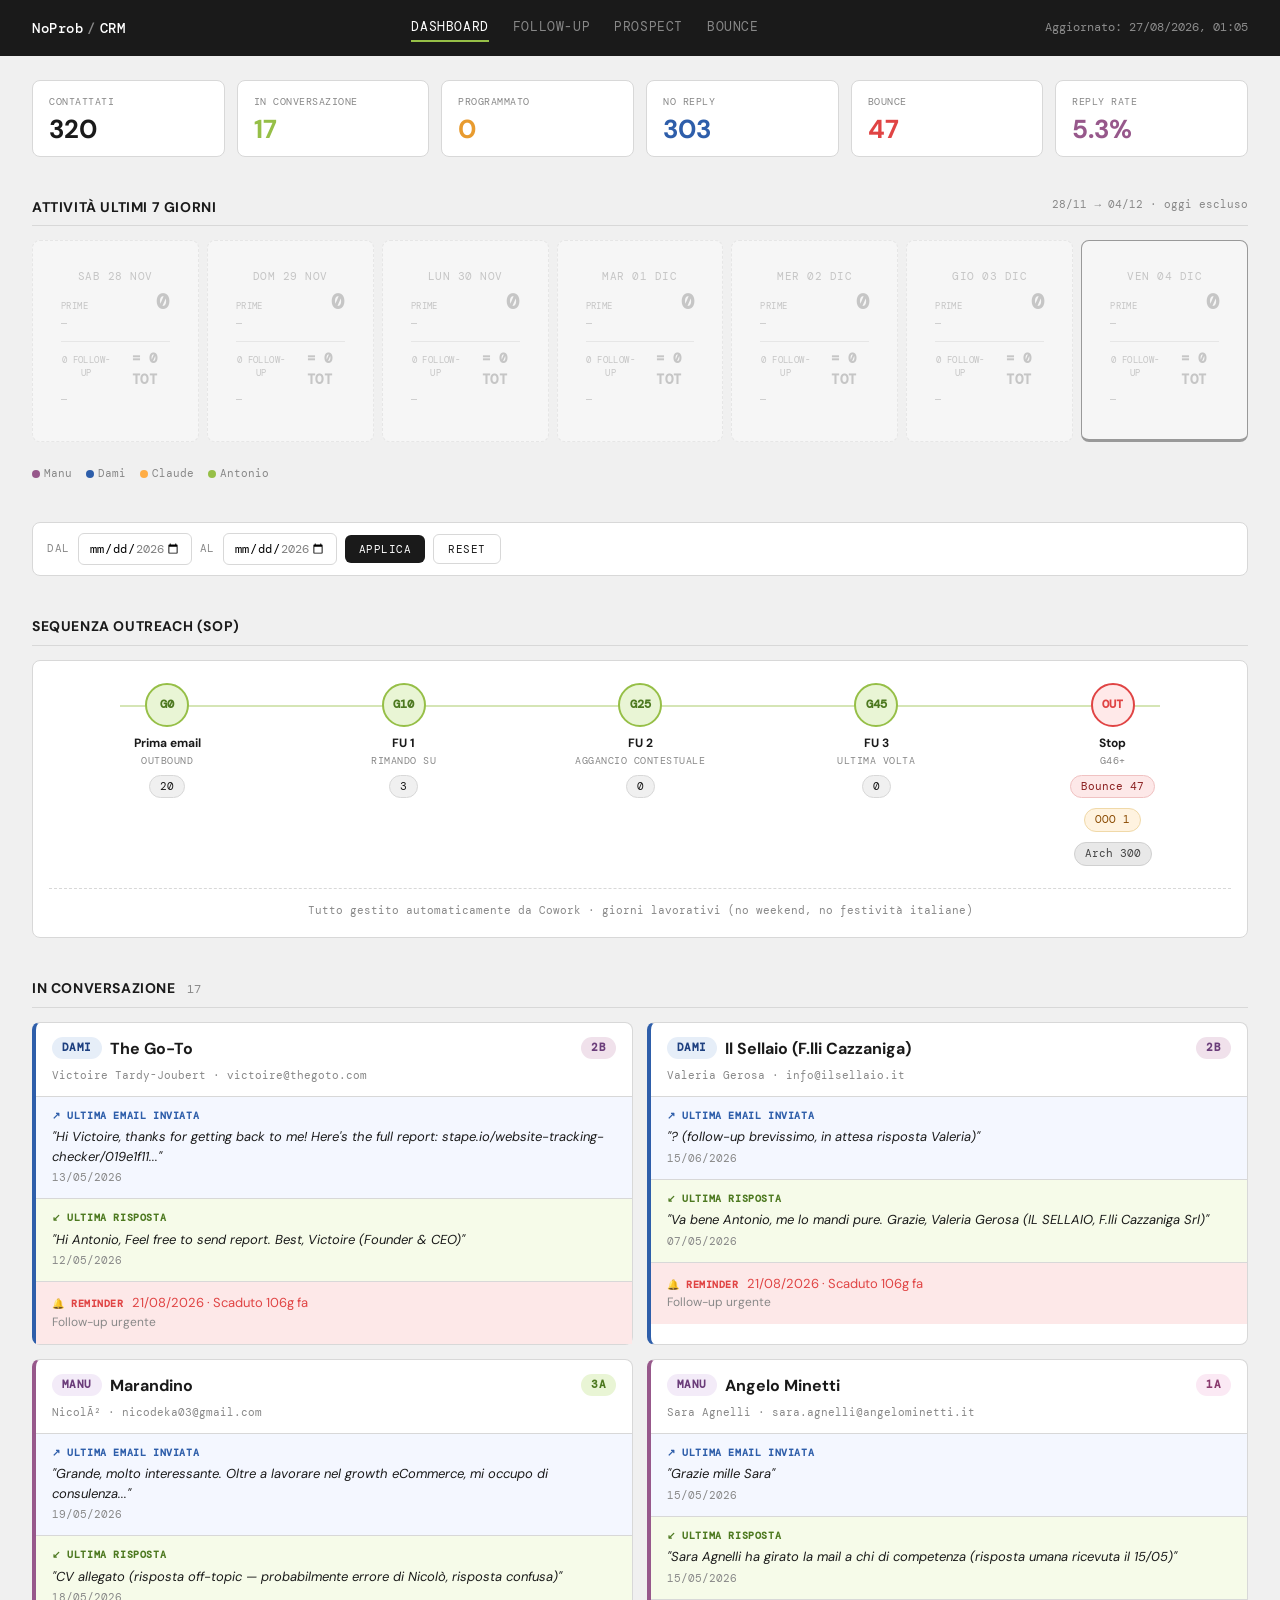
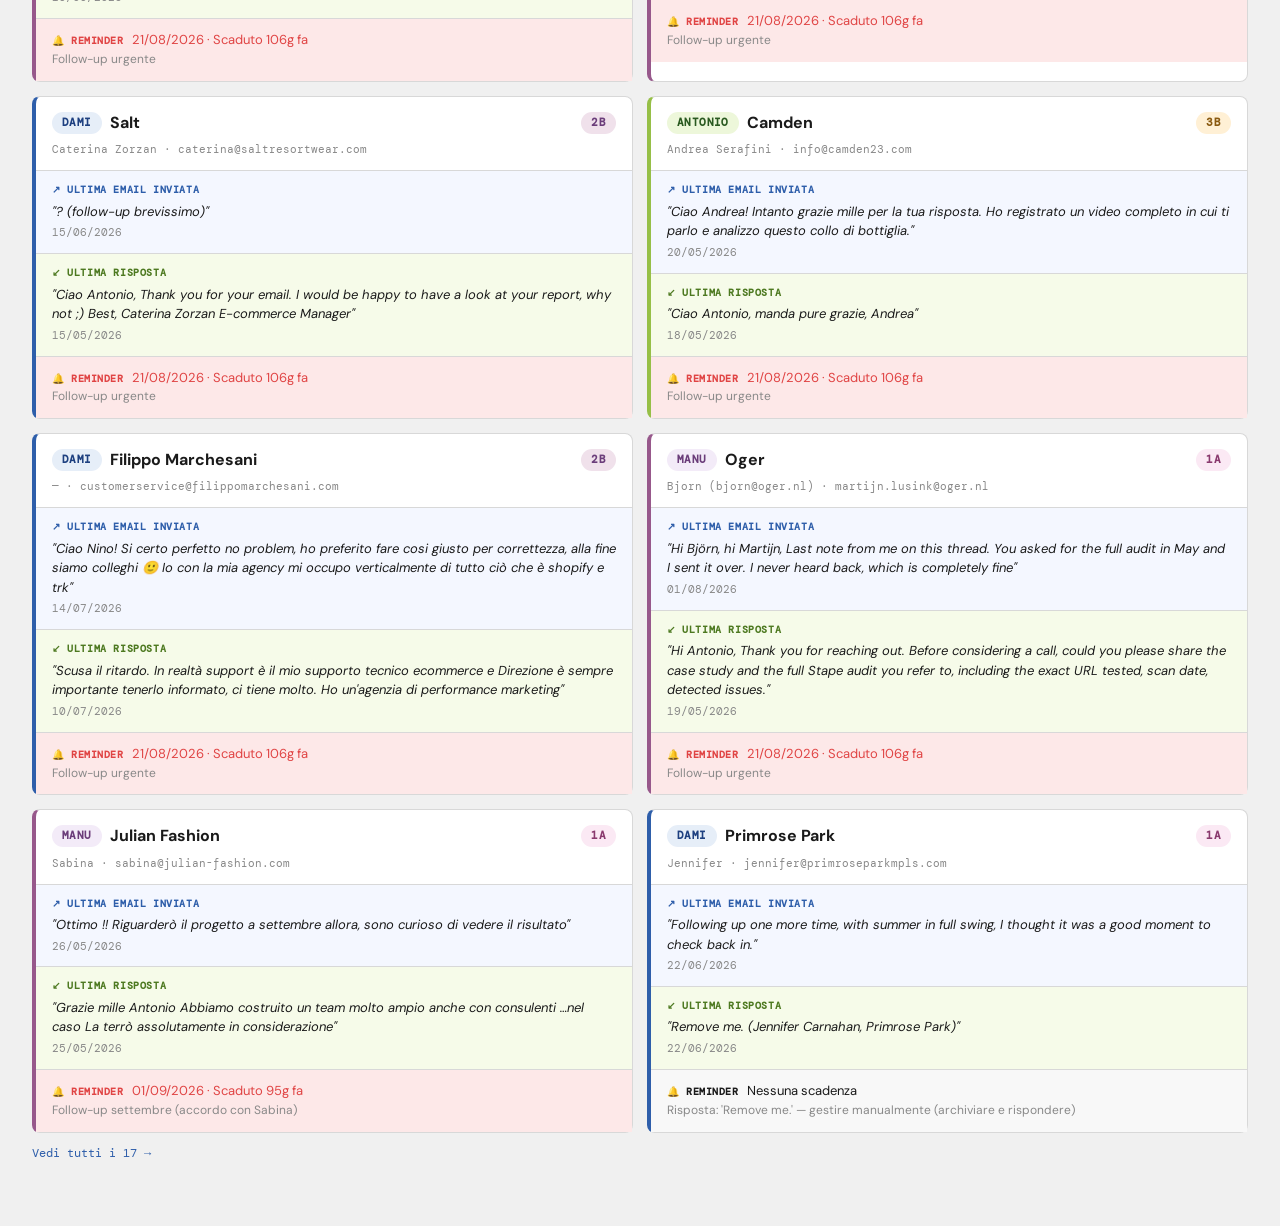
<file: index.html>
<!doctype html>
<html lang="it">
<head>
<meta charset="utf-8" />
<meta name="viewport" content="width=device-width, initial-scale=1" />
<title>NoProb · CRM · Dashboard</title>
<link rel="preconnect" href="https://fonts.googleapis.com">
<link rel="preconnect" href="https://fonts.gstatic.com" crossorigin>
<link href="https://fonts.googleapis.com/css2?family=DM+Mono:wght@400;500&family=DM+Sans:wght@400;500;700&display=swap" rel="stylesheet">
<link rel="stylesheet" href="./css/style.css">
</head>
<body>

<div id="header-slot"></div>

<main>
  <!-- STATS -->
  <section>
    <div class="stats">
      <div class="stat"><div class="label">Contattati</div><div class="value" id="s-total">—</div></div>
      <div class="stat green"><div class="label">In conversazione</div><div class="value" id="s-conv">—</div></div>
      <div class="stat warning"><div class="label">Programmato</div><div class="value" id="s-due">—</div></div>
      <div class="stat blue"><div class="label">No reply</div><div class="value" id="s-noreply">—</div></div>
      <div class="stat danger"><div class="label">Bounce</div><div class="value" id="s-bounce">—</div></div>
      <div class="stat purple"><div class="label">Reply rate</div><div class="value" id="s-rate">—</div></div>
    </div>
  </section>

  <!-- 7-DAY ACTIVITY -->
  <section>
    <h2 class="section-title">
      Attività ultimi 7 giorni
      <span class="right" id="week-bar-label" style="color:var(--muted);font-family:var(--font-mono);font-size:11px;">Ultimi 7 giorni · oggi escluso</span>
    </h2>
    <div class="week-bar" id="week-bar"></div>
    <div class="week-legend">
      <span class="leg manu">Manu</span>
      <span class="leg dami">Dami</span>
      <span class="leg claude">Claude</span>
      <span class="leg antonio">Antonio</span>
    </div>
  </section>

  <!-- DATE RANGE FILTER -->
  <section>
    <div class="range-filter">
      <label for="range-from">Dal</label>
      <input type="date" id="range-from" />
      <label for="range-to">Al</label>
      <input type="date" id="range-to" />
      <button class="btn" id="range-apply">Applica</button>
      <button class="btn secondary" id="range-reset">Reset</button>
      <span id="range-active" style="display:none;" class="range-active-badge"></span>
    </div>
  </section>

  <!-- ROADMAP SOP con contatori -->
  <section>
    <h2 class="section-title">Sequenza Outreach (SOP)</h2>
    <div class="roadmap">
      <div class="roadmap-track" id="roadmap-track"></div>
      <div class="roadmap-legend">Tutto gestito automaticamente da Cowork · giorni lavorativi (no weekend, no festività italiane)</div>
    </div>
  </section>

  <!-- IN CONVERSAZIONE -->
  <section>
    <h2 class="section-title">In conversazione <span class="count" id="conv-count"></span></h2>
    <div class="conv-grid" id="conv-grid"></div>
    <div id="conv-see-all"></div>
  </section>
</main>

<script src="./js/shared.js"></script>
<script>
const STATE = { data: null, range: { from: null, to: null } };

function withinRange(dateStr) {
  if (!dateStr) return false;
  if (STATE.range.from && dateStr < STATE.range.from) return false;
  if (STATE.range.to   && dateStr > STATE.range.to)   return false;
  return true;
}
function rangeActive() { return !!(STATE.range.from || STATE.range.to); }

function applyRangeToProspects(items) {
  if (!rangeActive()) return items;
  return items.filter(p => withinRange(p.first_contact));
}

function renderStats() {
  const m = STATE.data.meta || {};
  let active  = STATE.data.active   || [];
  let noReply = STATE.data.no_reply || [];
  let bounced = STATE.data.bounced  || [];

  if (rangeActive()) {
    active  = applyRangeToProspects(active);
    noReply = applyRangeToProspects(noReply);
    bounced = applyRangeToProspects(bounced);
  }

  const inConv = active.filter(p =>
    p.status === 'in_conversation' || p.status === 'call_booked' || p.status === 'closed'
  ).length;
  // BUG #6 fix: calcolo SEMPRE live dagli array, mai meta.total_contacted
  // come fonte primaria (può andare desync se Routine sbaglia).
  const totalContacted = active.length + noReply.length;

  // BUG #2 fix: escludi in_conversation/call_booked dal contatore "Programmato"
  // — sono gestiti manualmente da Antonio, non sono "follow-up programmati".
  const dueSoon = [...active, ...noReply].filter(p => {
    if (['in_conversation', 'call_booked'].includes(p.status)) return false;
    const due = p.next_action_date;
    if (!due) return false;
    const d = daysUntil(due);
    return d != null && d >= 0 && d <= 2;
  }).length;

  document.getElementById('s-total').textContent   = totalContacted;
  document.getElementById('s-conv').textContent    = inConv;
  document.getElementById('s-due').textContent     = dueSoon;
  document.getElementById('s-noreply').textContent = noReply.length;
  document.getElementById('s-bounce').textContent  = bounced.length;
  const rate = totalContacted > 0 ? Math.round(inConv / totalContacted * 1000) / 10 : 0;
  document.getElementById('s-rate').textContent = totalContacted > 0 ? rate + '%' : '—';
}

function renderWeekBar() {
  const wrap = document.getElementById('week-bar');
  wrap.innerHTML = '';

  const flat = [...(STATE.data.active || []), ...(STATE.data.no_reply || [])];

  // DEFAULT (no filter): sempre "ultimi 7 giorni" calcolati al volo
  // dal timestamp corrente in fuso Europa/Roma. La giornata di oggi
  // è esclusa perché in corso. L'estremo destro è IERI.
  // Se range filter attivo: usa l'estremo superiore del range.
  let endIso;
  if (rangeActive() && STATE.range.to) {
    endIso = STATE.range.to;
  } else {
    const t = todayRome();
    t.setDate(t.getDate() - 1);
    endIso = _toRomeIso(t);  // fuso italiano, no UTC shift
  }
  const end = new Date(endIso + 'T12:00:00');
  const todayIso = todayRomeIso();

  // Calcola la data del primo giorno mostrato (end - 6) per l'etichetta
  const startD = new Date(end); startD.setDate(startD.getDate() - 6);
  const startIso = _toRomeIso(startD);

  // Aggiorna l'etichetta sopra la barra
  const labelEl = document.getElementById('week-bar-label');
  if (labelEl) {
    if (rangeActive()) {
      const fromStr = STATE.range.from ? formatDate(STATE.range.from) : '…';
      labelEl.textContent = `Range: ${fromStr} → ${formatDate(endIso)}`;
    } else {
      // Sempre relativo a OGGI (computato live via todayRome).
      // Oggi escluso perché giornata in corso. Se today = 14 maggio →
      // mostra 7→13 maggio (cards da sinistra a destra).
      labelEl.textContent = `${formatDate(startIso)} → ${formatDate(endIso)} · oggi escluso`;
    }
  }

  for (let i = 6; i >= 0; i--) {
    const d = new Date(end); d.setDate(d.getDate() - i);
    const iso = _toRomeIso(d);  // fuso italiano

    // Prime email = first_contact == iso AND is_first_email !== false
    const onDayFirst = flat.filter(p => p.first_contact === iso && p.is_first_email !== false);
    const firstCounts = { Manu: 0, Dami: 0, Claude: 0, Antonio: 0 };
    for (const p of onDayFirst) {
      const s = p.sender || p.assigned_to || 'Manu';
      if (firstCounts[s] != null) firstCounts[s]++;
    }

    // Totale email = prime + tutti i followup_sent con date == iso
    const fuCounts = { Manu: 0, Dami: 0, Claude: 0, Antonio: 0 };
    for (const p of flat) {
      for (const f of (p.followups_sent || [])) {
        if (f.date === iso) {
          const s = f.sender || p.sender || 'Manu';
          if (fuCounts[s] != null) fuCounts[s]++;
        }
      }
    }
    const totalCounts = {};
    for (const k of ['Manu','Dami','Claude','Antonio']) {
      totalCounts[k] = (firstCounts[k] || 0) + (fuCounts[k] || 0);
    }
    const totalSum = Object.values(totalCounts).reduce((a,b)=>a+b,0);

    // Highlight l'ultima card a destra (ieri o estremo range).
    // CSS class 'today' = "card evidenziata", non letteralmente oggi.
    const isLastCard = iso === endIso;
    const isEmpty = totalSum === 0;

    const dotsHtml = (counts) => ['Manu','Dami','Claude','Antonio']
      .filter(s => counts[s] > 0)
      .map(s => `<span class="dot ${s.toLowerCase()}">${counts[s]}</span>`).join('');

    const fuSum = Object.values(fuCounts).reduce((a,b)=>a+b,0);
    wrap.insertAdjacentHTML('beforeend', `
      <div class="day-card ${isLastCard ? 'today' : ''} ${isEmpty ? 'empty' : ''}">
        <div class="day-date">${dayCardLabel(iso)}</div>
        <div class="day-row"><span class="row-label">Prime</span><span class="row-num primary">${onDayFirst.length}</span></div>
        <div class="day-dots-row">${dotsHtml(firstCounts) || '<span style="color:var(--muted);font-size:10px;">—</span>'}</div>
        <div class="day-divider"></div>
        <div class="day-row"><span class="row-label">${fuSum} follow-up</span><span class="row-num secondary">= ${totalSum} tot</span></div>
        <div class="day-dots-row">${dotsHtml(fuCounts) || '<span style="color:var(--muted);font-size:10px;">—</span>'}</div>
      </div>
    `);
  }
}

function renderRoadmap() {
  const all = [...(STATE.data.active || []), ...(STATE.data.no_reply || [])];
  const bounced = STATE.data.bounced || [];

  const sentTypes = p => new Set((p.followups_sent || []).map(f => f.type));

  // G0: tutti tranne archived
  const g0 = all.filter(p => p.status !== 'archived').length;
  // FU 1: prospect senza follow_up_1 (e non in_conversation/closed/archived)
  const fu1 = all.filter(p =>
    !sentTypes(p).has('follow_up_1') &&
    !['in_conversation','call_booked','closed','archived'].includes(p.status)
  ).length;
  // FU 2: con follow_up_1 ma senza follow_up_2 (e non chiusi)
  const fu2 = all.filter(p => {
    const t = sentTypes(p);
    return t.has('follow_up_1') && !t.has('follow_up_2') &&
      !['in_conversation','call_booked','closed','archived'].includes(p.status);
  }).length;
  // FU 3: con follow_up_2 ma senza follow_up_3
  const fu3 = all.filter(p => {
    const t = sentTypes(p);
    return t.has('follow_up_2') && !t.has('follow_up_3') &&
      !['in_conversation','call_booked','closed','archived'].includes(p.status);
  }).length;

  const ooo = (STATE.data.no_reply || []).filter(p => p.status === 'autoresponse').length;
  const archCount = (STATE.data.no_reply || []).filter(p => p.status === 'archived').length;

  const link = (status) => `prospects.html?status=${encodeURIComponent(status)}`;

  document.getElementById('roadmap-track').innerHTML = `
    <div class="step">
      <div class="step-circle">G0</div>
      <div class="step-label">Prima email</div>
      <div class="step-sub">Outbound</div>
      <a class="step-counter" href="prospects.html">${g0}</a>
    </div>
    <div class="step">
      <div class="step-circle">G10</div>
      <div class="step-label">FU 1</div>
      <div class="step-sub">Rimando su</div>
      <a class="step-counter" href="${link('contacted')}">${fu1}</a>
    </div>
    <div class="step">
      <div class="step-circle">G25</div>
      <div class="step-label">FU 2</div>
      <div class="step-sub">Aggancio contestuale</div>
      <a class="step-counter" href="${link('follow_up_1_sent')}">${fu2}</a>
    </div>
    <div class="step">
      <div class="step-circle">G45</div>
      <div class="step-label">FU 3</div>
      <div class="step-sub">Ultima volta</div>
      <a class="step-counter" href="${link('follow_up_2_sent')}">${fu3}</a>
    </div>
    <div class="step stop">
      <div class="step-circle">OUT</div>
      <div class="step-label">Stop</div>
      <div class="step-sub">G46+</div>
      <div class="step-counter-group">
        <a class="step-counter bnc" href="bounced.html">Bounce ${bounced.length}</a>
        <a class="step-counter ooo" href="${link('autoresponse')}">OOO ${ooo}</a>
        <a class="step-counter arc" href="${link('archived')}">Arch ${archCount}</a>
      </div>
    </div>
  `;
}

function renderConversations() {
  const grid = document.getElementById('conv-grid');
  const seeAll = document.getElementById('conv-see-all');
  grid.innerHTML = ''; seeAll.innerHTML = '';

  let items = (STATE.data.active || []).filter(p =>
    p.status === 'in_conversation' || p.status === 'call_booked'
  );
  if (rangeActive()) items = applyRangeToProspects(items);
  document.getElementById('conv-count').textContent = items.length;

  if (items.length === 0) {
    grid.innerHTML = '<div class="empty">Nessuna conversazione attiva nel range</div>';
    return;
  }

  const visible = items.slice(0, 10);
  for (const p of visible) {
    const sender = (p.sender || p.assigned_to || 'Manu').toLowerCase();
    const due = p.next_action_date;
    const u = urgency(due);
    const out = p.last_outbound_by_antonio;
    const reply = p.last_reply_from_prospect;

    const card = document.createElement('div');
    card.className = `conv-card ${sender}`;
    card.innerHTML = `
      <div class="card-header">
        ${senderBadge(p.sender || p.assigned_to)}
        <span class="brand">${escapeHtml(p.brand || '—')}</span>
        ${angleBadge(p.angle)}
      </div>
      <div class="contact-line">
        ${escapeHtml(p.contact || '—')}${p.email ? ' · ' + escapeHtml(p.email) : ''}
      </div>
      ${out ? `
        <div class="panel outbound">
          <div class="panel-label">↗ Ultima email inviata</div>
          <div class="snippet">"${escapeHtml(out.snippet)}"</div>
          <div class="when">${formatDateFull(out.date)}</div>
        </div>
      ` : ''}
      ${reply ? `
        <div class="panel inbound">
          <div class="panel-label">↙ Ultima risposta</div>
          <div class="snippet">"${escapeHtml(reply.snippet)}"</div>
          <div class="when">${formatDateFull(reply.date)}</div>
        </div>
      ` : ''}
      <div class="reminder ${u !== 'normal' && u !== 'none' ? u : ''}">
        <span class="label">🔔 Reminder</span>
        ${due ? `${formatDateFull(due)} · ${dueLabel(due)}` : 'Nessuna scadenza'}<br>
        <span style="color:var(--muted);font-size:12px;">${escapeHtml(p.next_action || '')}</span>
      </div>
    `;
    card.addEventListener('click', () => openProspectModal(p));
    grid.appendChild(card);
  }
  if (items.length > 10) {
    seeAll.innerHTML = `<a href="prospects.html" class="see-all">Vedi tutti i ${items.length} →</a>`;
  }
}

function renderAll() {
  renderStats();
  renderWeekBar();
  renderRoadmap();
  renderConversations();
}

function bindRangeFilter() {
  document.getElementById('range-apply').addEventListener('click', () => {
    STATE.range.from = document.getElementById('range-from').value || null;
    STATE.range.to   = document.getElementById('range-to').value || null;
    updateRangeBadge();
    renderAll();
  });
  document.getElementById('range-reset').addEventListener('click', resetRange);

  // Imposta data minima dinamica
  const earliest = getEarliestContact(STATE.data);
  document.getElementById('range-from').setAttribute('min', earliest);
  document.getElementById('range-to').setAttribute('min', earliest);
  const todayIso = todayRomeIso();
  document.getElementById('range-from').setAttribute('max', todayIso);
  document.getElementById('range-to').setAttribute('max', todayIso);
}
function resetRange() {
  STATE.range = { from: null, to: null };
  document.getElementById('range-from').value = '';
  document.getElementById('range-to').value = '';
  updateRangeBadge();
  renderAll();
}
window.resetRange = resetRange;

function updateRangeBadge() {
  const b = document.getElementById('range-active');
  if (!rangeActive()) { b.style.display = 'none'; return; }
  const f = STATE.range.from ? formatDate(STATE.range.from) : '…';
  const t = STATE.range.to   ? formatDate(STATE.range.to)   : '…';
  b.innerHTML = `Filtro: ${f} – ${t} <a href="#" onclick="resetRange();return false;">×</a>`;
  b.style.display = 'inline-block';
}

async function init() {
  document.getElementById('header-slot').innerHTML = buildHeader('dashboard');
  try {
    STATE.data = await loadProspects();
    setTimestamp(STATE.data.meta && STATE.data.meta.last_updated);
    bindRangeFilter();
    renderAll();
  } catch (err) {
    showError(`Errore caricamento dati: ${err.message}`);
    setTimestamp(null);
  }
}
init();
</script>
</body>
</html>
</file>
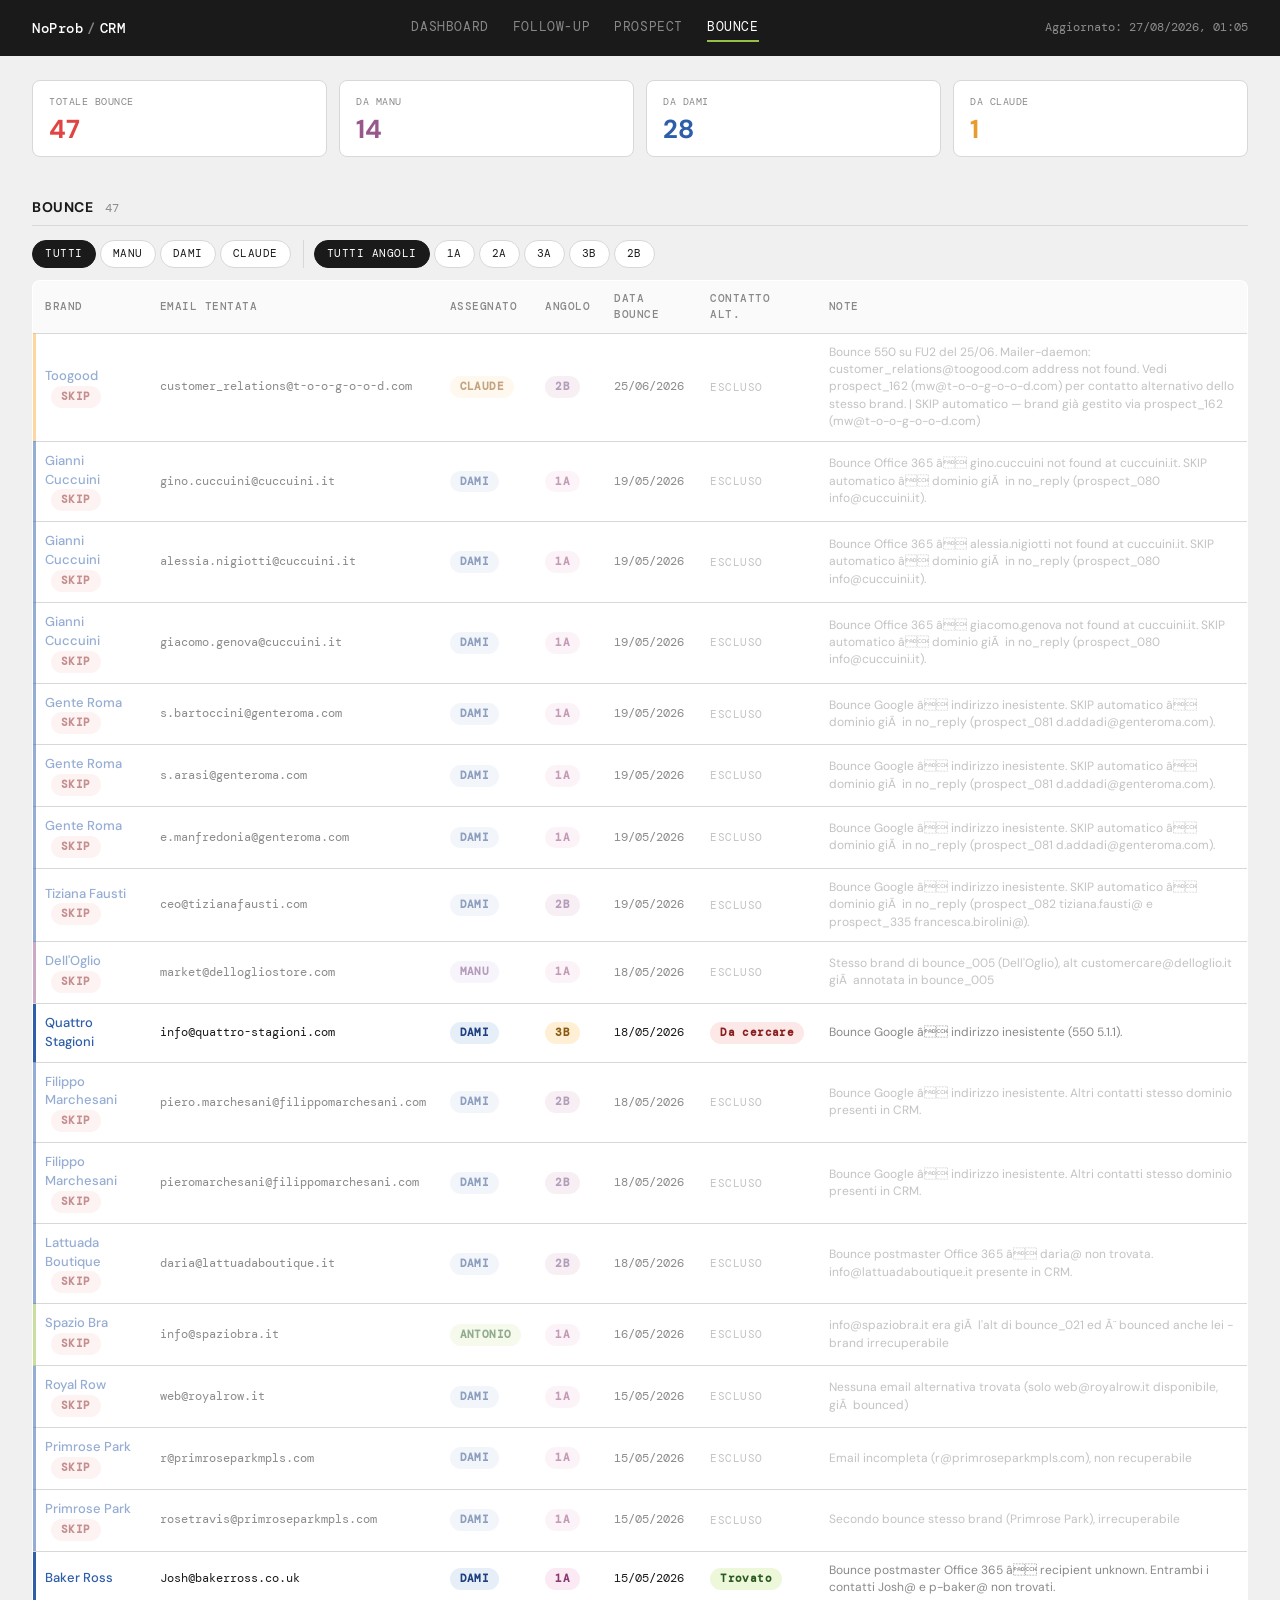
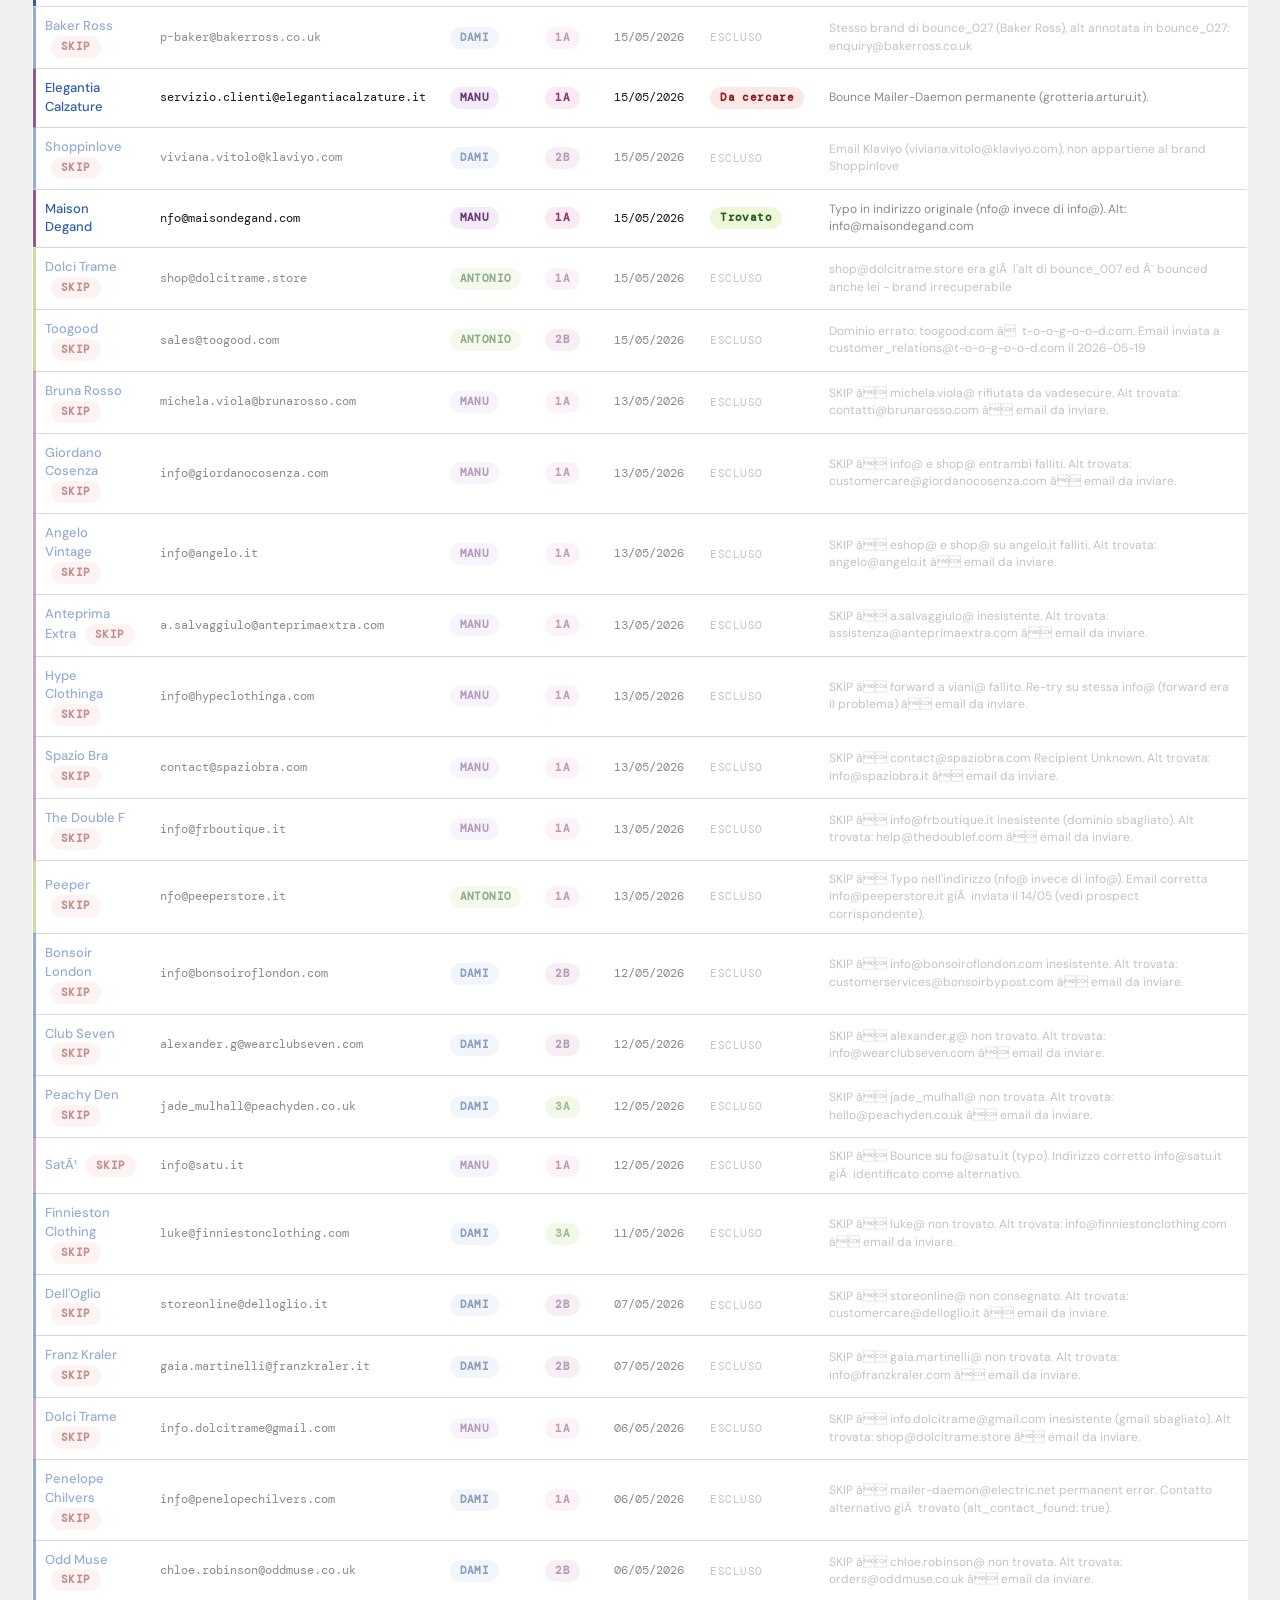
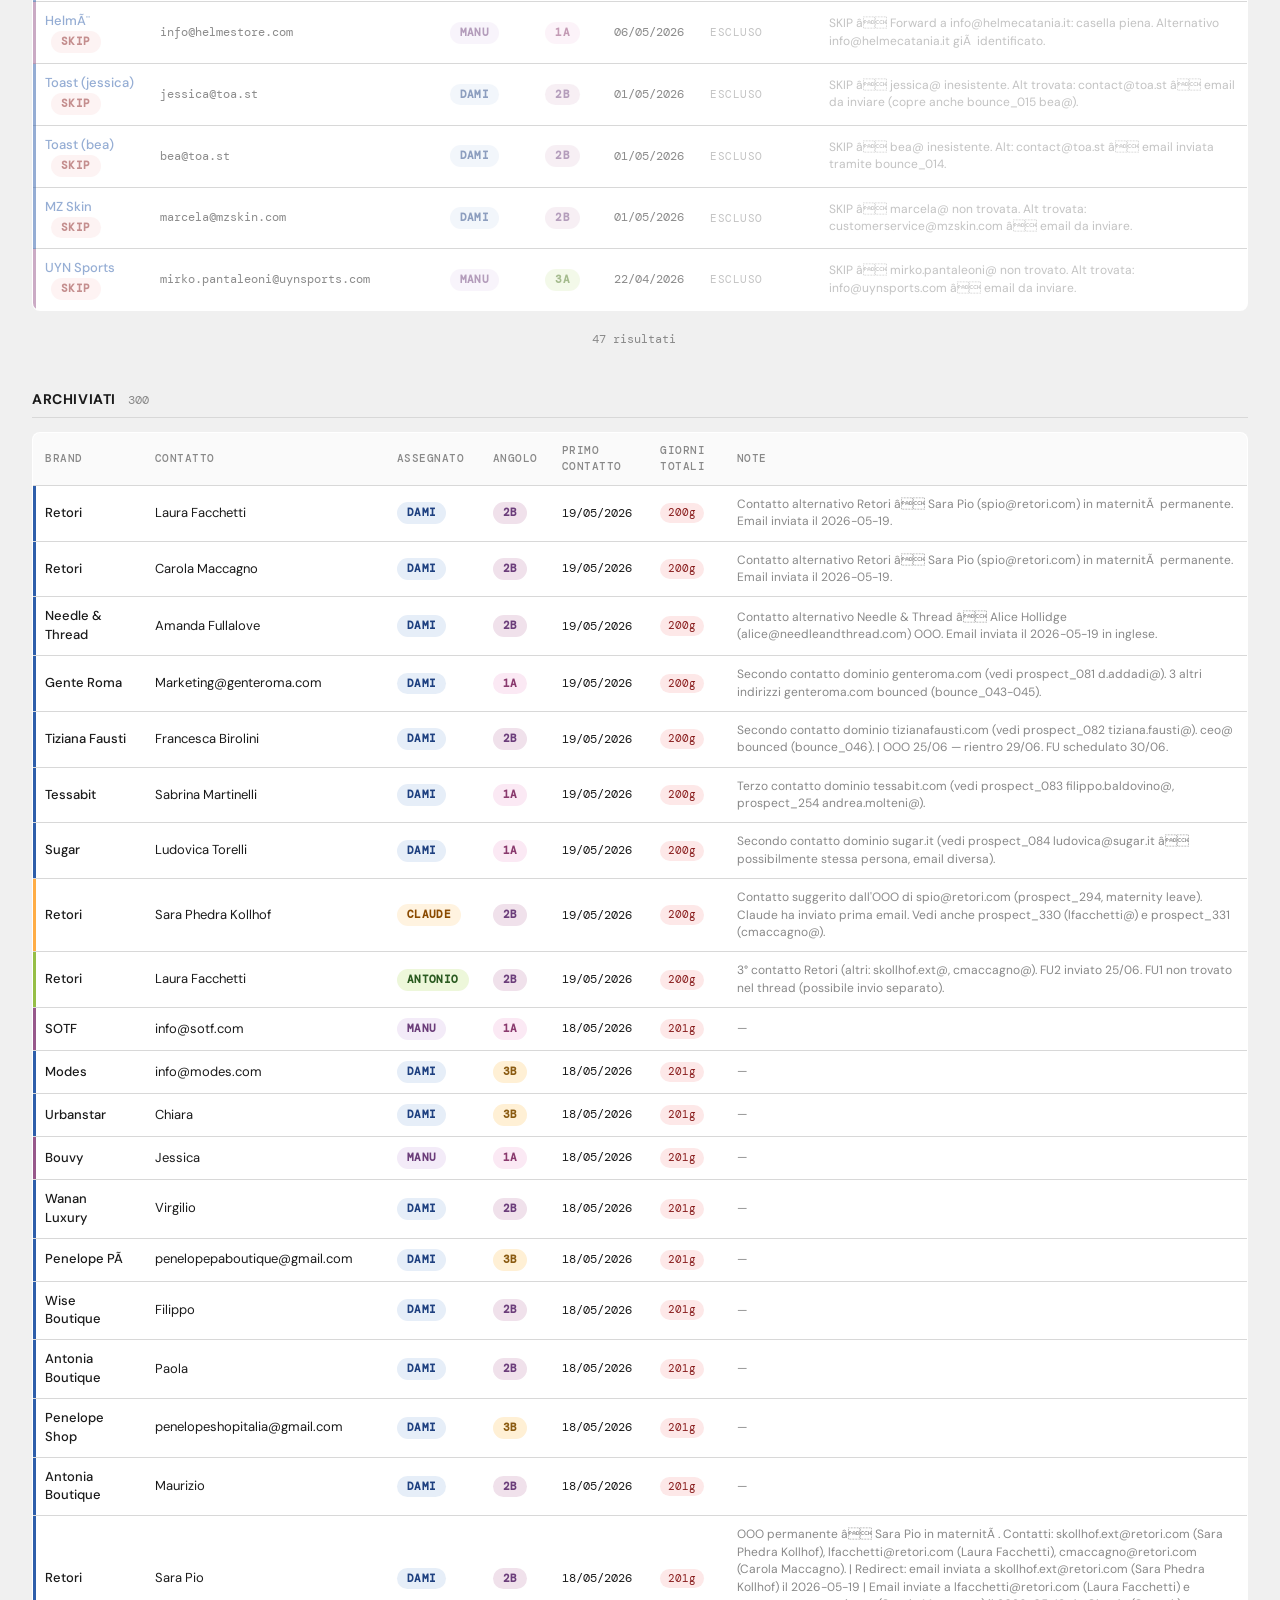
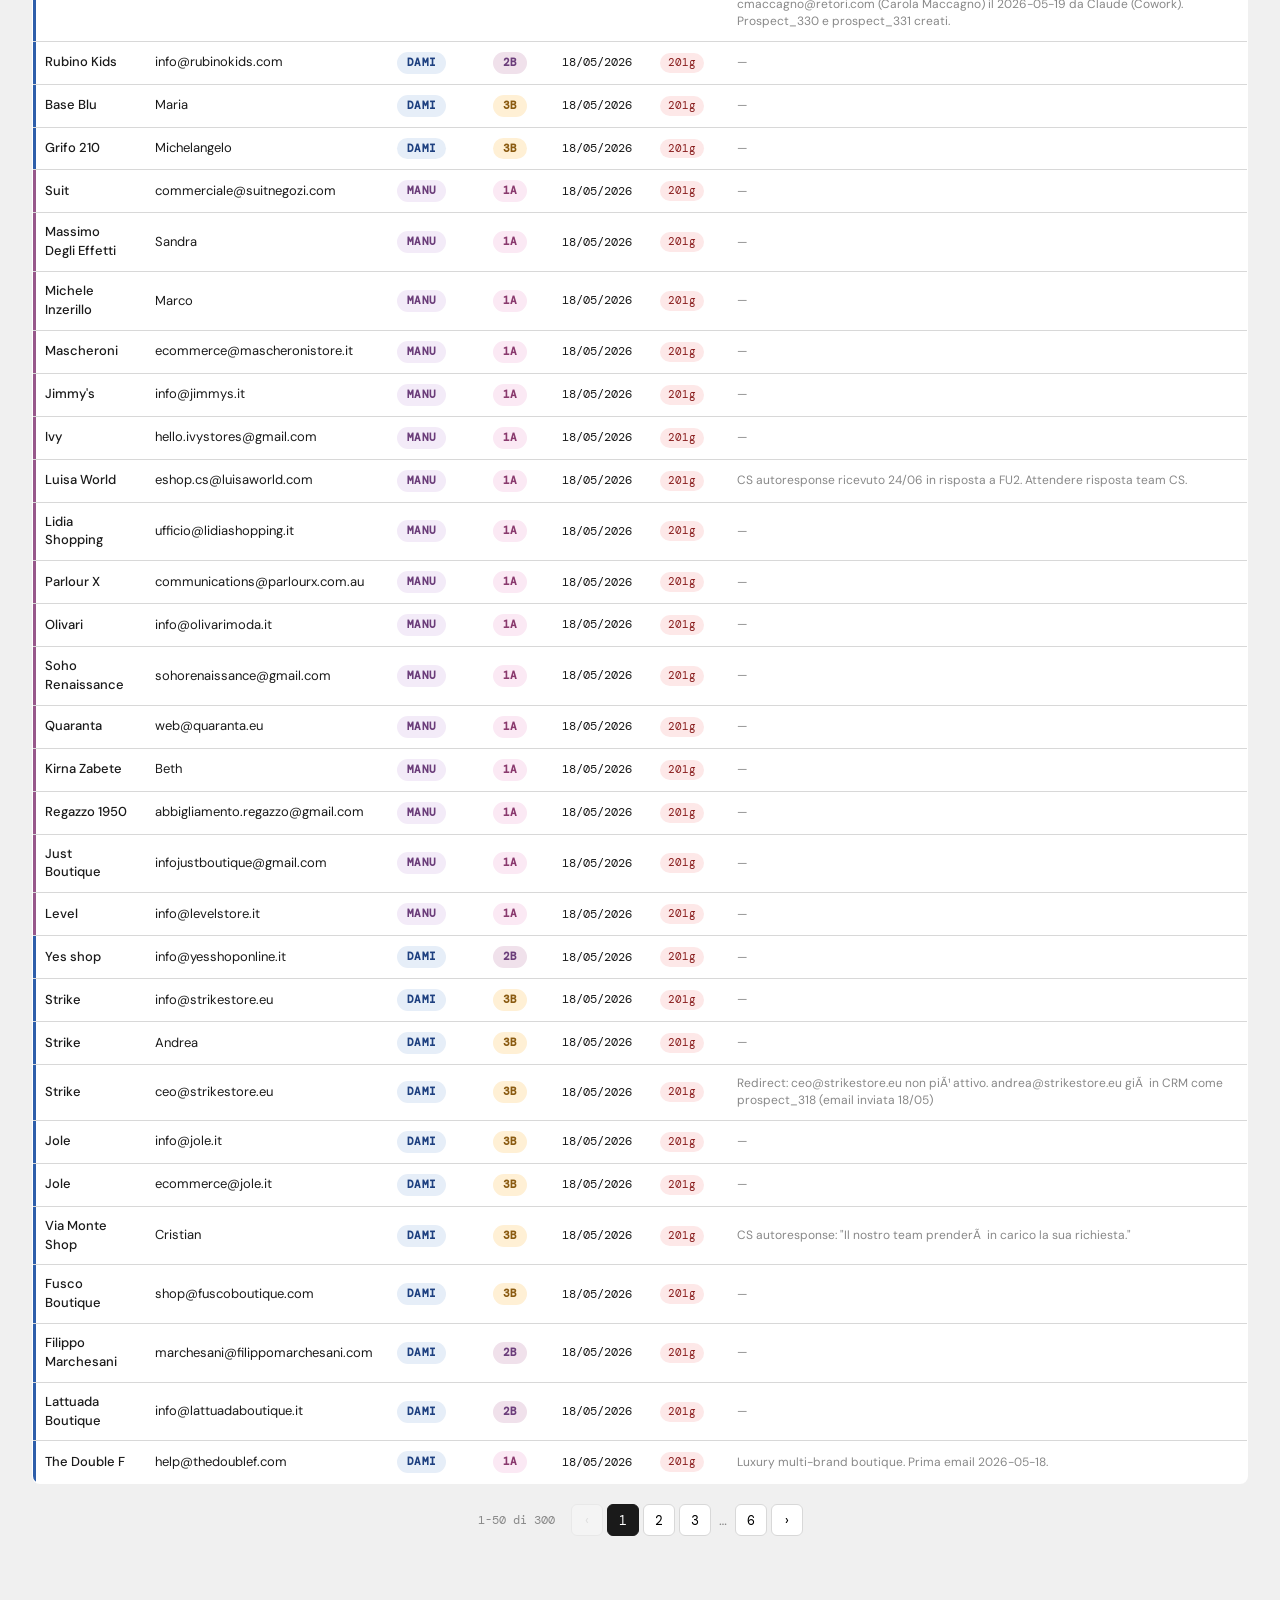
<file: bounced.html>
<!doctype html>
<html lang="it">
<head>
<meta charset="utf-8" />
<meta name="viewport" content="width=device-width, initial-scale=1" />
<title>NoProb · CRM · Bounce</title>
<link rel="preconnect" href="https://fonts.googleapis.com">
<link rel="preconnect" href="https://fonts.gstatic.com" crossorigin>
<link href="https://fonts.googleapis.com/css2?family=DM+Mono:wght@400;500&family=DM+Sans:wght@400;500;700&display=swap" rel="stylesheet">
<link rel="stylesheet" href="./css/style.css">
</head>
<body>

<div id="header-slot"></div>

<main>
  <!-- STATS BOUNCE -->
  <section>
    <div class="stats" style="grid-template-columns:repeat(4,1fr);">
      <div class="stat danger"><div class="label">Totale bounce</div><div class="value" id="b-total">—</div></div>
      <div class="stat purple"><div class="label">Da Manu</div><div class="value" id="b-manu">—</div></div>
      <div class="stat blue"><div class="label">Da Dami</div><div class="value" id="b-dami">—</div></div>
      <div class="stat warning"><div class="label">Da Claude</div><div class="value" id="b-claude">—</div></div>
    </div>
  </section>

  <!-- TABELLA BOUNCE -->
  <section>
    <h2 class="section-title">Bounce <span class="count" id="bounce-count"></span></h2>
    <div class="filters">
      <div class="filter-group" id="bf-sender">
        <span class="chip active" data-key="sender" data-value="all">Tutti</span>
        <span class="chip" data-key="sender" data-value="Manu">Manu</span>
        <span class="chip" data-key="sender" data-value="Dami">Dami</span>
        <span class="chip" data-key="sender" data-value="Claude">Claude</span>
      </div>
      <div class="filter-group" id="bf-angle">
        <span class="chip active" data-key="angle" data-value="all">Tutti angoli</span>
        <span class="chip" data-key="angle" data-value="1A">1A</span>
        <span class="chip" data-key="angle" data-value="2A">2A</span>
        <span class="chip" data-key="angle" data-value="3A">3A</span>
        <span class="chip" data-key="angle" data-value="3B">3B</span>
        <span class="chip" data-key="angle" data-value="2B">2B</span>
      </div>
    </div>
    <div id="bounce-table-wrap"></div>
    <div id="bounce-pagination"></div>
  </section>

  <!-- ARCHIVIATI -->
  <section>
    <h2 class="section-title">Archiviati <span class="count" id="arch-count"></span></h2>
    <div id="arch-table-wrap"></div>
    <div id="arch-pagination"></div>
  </section>
</main>

<script src="./js/shared.js"></script>
<script>
const STATE = {
  data: null,
  bounce: { sender: 'all', angle: 'all', page: 1 },
  arch:   { page: 1 },
};

function renderStats() {
  const all = STATE.data.bounced || [];
  document.getElementById('b-total').textContent  = all.length;
  document.getElementById('b-manu').textContent   = all.filter(b => (b.sender || b.assigned_to) === 'Manu').length;
  document.getElementById('b-dami').textContent   = all.filter(b => (b.sender || b.assigned_to) === 'Dami').length;
  document.getElementById('b-claude').textContent = all.filter(b => (b.sender || b.assigned_to) === 'Claude').length;
}

function applyBounceFilters(items) {
  let r = items;
  if (STATE.bounce.sender !== 'all') r = r.filter(b => (b.sender || b.assigned_to) === STATE.bounce.sender);
  if (STATE.bounce.angle  !== 'all') r = r.filter(b => b.angle === STATE.bounce.angle);
  return r;
}

function changeBouncePage(p) {
  STATE.bounce.page = p; renderBounces();
  document.getElementById('bounce-table-wrap').scrollIntoView({ behavior: 'smooth', block: 'start' });
}
function changeArchPage(p) {
  STATE.arch.page = p; renderArchived();
  document.getElementById('arch-table-wrap').scrollIntoView({ behavior: 'smooth', block: 'start' });
}
window.changeBouncePage = changeBouncePage;
window.changeArchPage   = changeArchPage;

function renderBounces() {
  const wrap = document.getElementById('bounce-table-wrap');
  const pag  = document.getElementById('bounce-pagination');
  wrap.innerHTML = ''; pag.innerHTML = '';

  const all = STATE.data.bounced || [];
  const filtered = applyBounceFilters(all)
    .sort((a, b) => (b.bounce_date || '').localeCompare(a.bounce_date || ''));
  document.getElementById('bounce-count').textContent =
    `${filtered.length}${filtered.length !== all.length ? ' filtrati su ' + all.length : ''}`;

  if (!filtered.length) {
    wrap.innerHTML = '<div class="empty">Nessun bounce</div>';
    return;
  }

  const state = paginate(filtered, STATE.bounce.page, 50);
  let html = `
    <table class="crm-table">
      <thead><tr>
        <th>Brand</th>
        <th>Email tentata</th>
        <th>Assegnato</th>
        <th>Angolo</th>
        <th>Data bounce</th>
        <th>Contatto alt.</th>
        <th>Note</th>
      </tr></thead>
      <tbody>
  `;
  for (const b of state.items) {
    const sender = (b.sender || b.assigned_to || 'Manu').toLowerCase();
    const isSkip = b.skip === true;
    const altCol = isSkip
      ? `<span style="color:var(--muted);font-family:var(--font-mono);font-size:11px;text-transform:uppercase;letter-spacing:0.5px;">Escluso</span>`
      : (b.alt_contact_found
          ? `<span class="badge" style="background:#edf7da;color:#2a5a20">Trovato</span>`
          : `<span class="badge" style="background:#fde8e8;color:#8a1f1f">Da cercare</span>`);
    const skipBadge = isSkip
      ? ` <span class="badge" style="background:#fde8e8;color:#8a1f1f;font-weight:700;margin-left:6px;">SKIP</span>`
      : '';
    const brandLink = b.domain
      ? `<a href="https://${b.domain}" target="_blank" rel="noopener">${escapeHtml(b.brand || b.domain)}</a>`
      : escapeHtml(b.brand || '—');
    html += `
      <tr class="${sender}" ${isSkip ? 'style="opacity:0.5;"' : ''}>
        <td class="brand-cell">${brandLink}${skipBadge}</td>
        <td class="mono">${escapeHtml(b.email || '—')}</td>
        <td>${senderBadge(b.sender || b.assigned_to)}</td>
        <td>${angleBadge(b.angle)}</td>
        <td class="mono">${formatDateFull(b.bounce_date)}</td>
        <td>${altCol}</td>
        <td style="font-size:12px;color:var(--muted);">${escapeHtml(b.notes || '—')}</td>
      </tr>
    `;
  }
  html += '</tbody></table>';
  wrap.innerHTML = html;

  renderPagination(pag, state.currentPage, state.totalPages, 'changeBouncePage', state.total);
}

function renderArchived() {
  const wrap = document.getElementById('arch-table-wrap');
  const pag  = document.getElementById('arch-pagination');
  wrap.innerHTML = ''; pag.innerHTML = '';

  const all = STATE.data.no_reply || [];
  const archived = all
    .filter(p => p.status === 'archived')
    .sort((a, b) => (b.first_contact || '').localeCompare(a.first_contact || ''));
  document.getElementById('arch-count').textContent = archived.length;

  if (!archived.length) {
    wrap.innerHTML = '<div class="empty">Nessun prospect archiviato (sequenza completata G45+)</div>';
    return;
  }

  const state = paginate(archived, STATE.arch.page, 50);
  let html = `
    <table class="crm-table">
      <thead><tr>
        <th>Brand</th>
        <th>Contatto</th>
        <th>Assegnato</th>
        <th>Angolo</th>
        <th>Primo contatto</th>
        <th>Giorni totali</th>
        <th>Note</th>
      </tr></thead>
      <tbody>
  `;
  for (const p of state.items) {
    const sender = (p.sender || p.assigned_to || 'Manu').toLowerCase();
    const days = daysSince(p.first_contact);
    html += `
      <tr class="${sender}" data-pid="${p.id}">
        <td class="brand-cell">${escapeHtml(p.brand || '—')}</td>
        <td>${escapeHtml(p.contact || p.email || '—')}</td>
        <td>${senderBadge(p.sender || p.assigned_to)}</td>
        <td>${angleBadge(p.angle)}</td>
        <td class="mono">${formatDateFull(p.first_contact)}</td>
        <td><span class="days-pill red">${days}g</span></td>
        <td style="font-size:12px;color:var(--muted);">${escapeHtml(p.notes || '—')}</td>
      </tr>
    `;
  }
  html += '</tbody></table>';
  wrap.innerHTML = html;

  // bind row click → modal
  wrap.querySelectorAll('tbody tr').forEach(tr => {
    tr.addEventListener('click', () => {
      const pid = tr.getAttribute('data-pid');
      const p = (STATE.data.no_reply || []).find(x => x.id === pid);
      if (p) openProspectModal(p);
    });
  });

  renderPagination(pag, state.currentPage, state.totalPages, 'changeArchPage', state.total);
}

function bindFilters() {
  document.querySelectorAll('#bf-sender .chip, #bf-angle .chip').forEach(chip => {
    chip.addEventListener('click', () => {
      const key = chip.getAttribute('data-key');
      const val = chip.getAttribute('data-value');
      STATE.bounce[key] = val;
      const grp = chip.parentElement;
      grp.querySelectorAll('.chip').forEach(c => c.classList.remove('active'));
      chip.classList.add('active');
      STATE.bounce.page = 1;
      renderBounces();
    });
  });
}

async function init() {
  document.getElementById('header-slot').innerHTML = buildHeader('bounced');
  try {
    STATE.data = await loadProspects();
    setTimestamp(STATE.data.meta && STATE.data.meta.last_updated);
    bindFilters();
    renderStats();
    renderBounces();
    renderArchived();
  } catch (err) {
    showError(`Errore caricamento dati: ${err.message}`);
    setTimestamp(null);
  }
}
init();
</script>
</body>
</html>
</file>
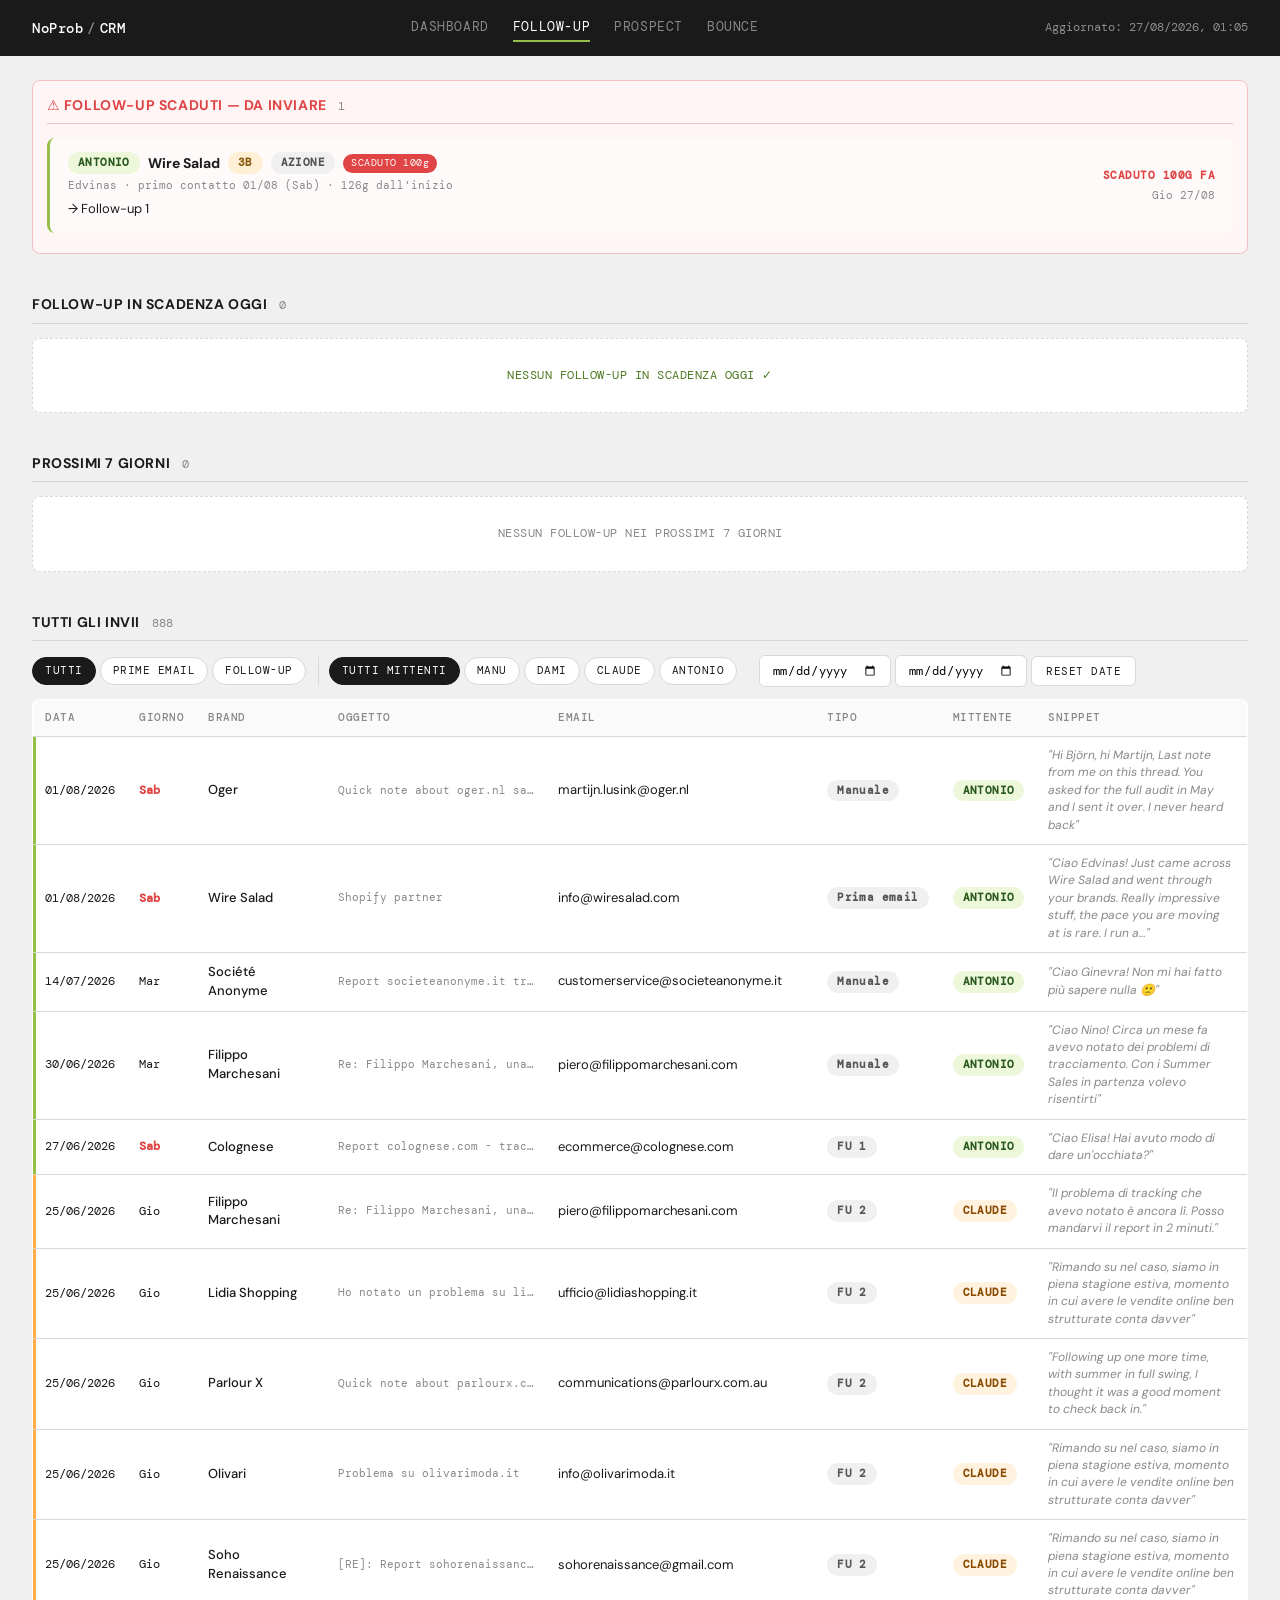
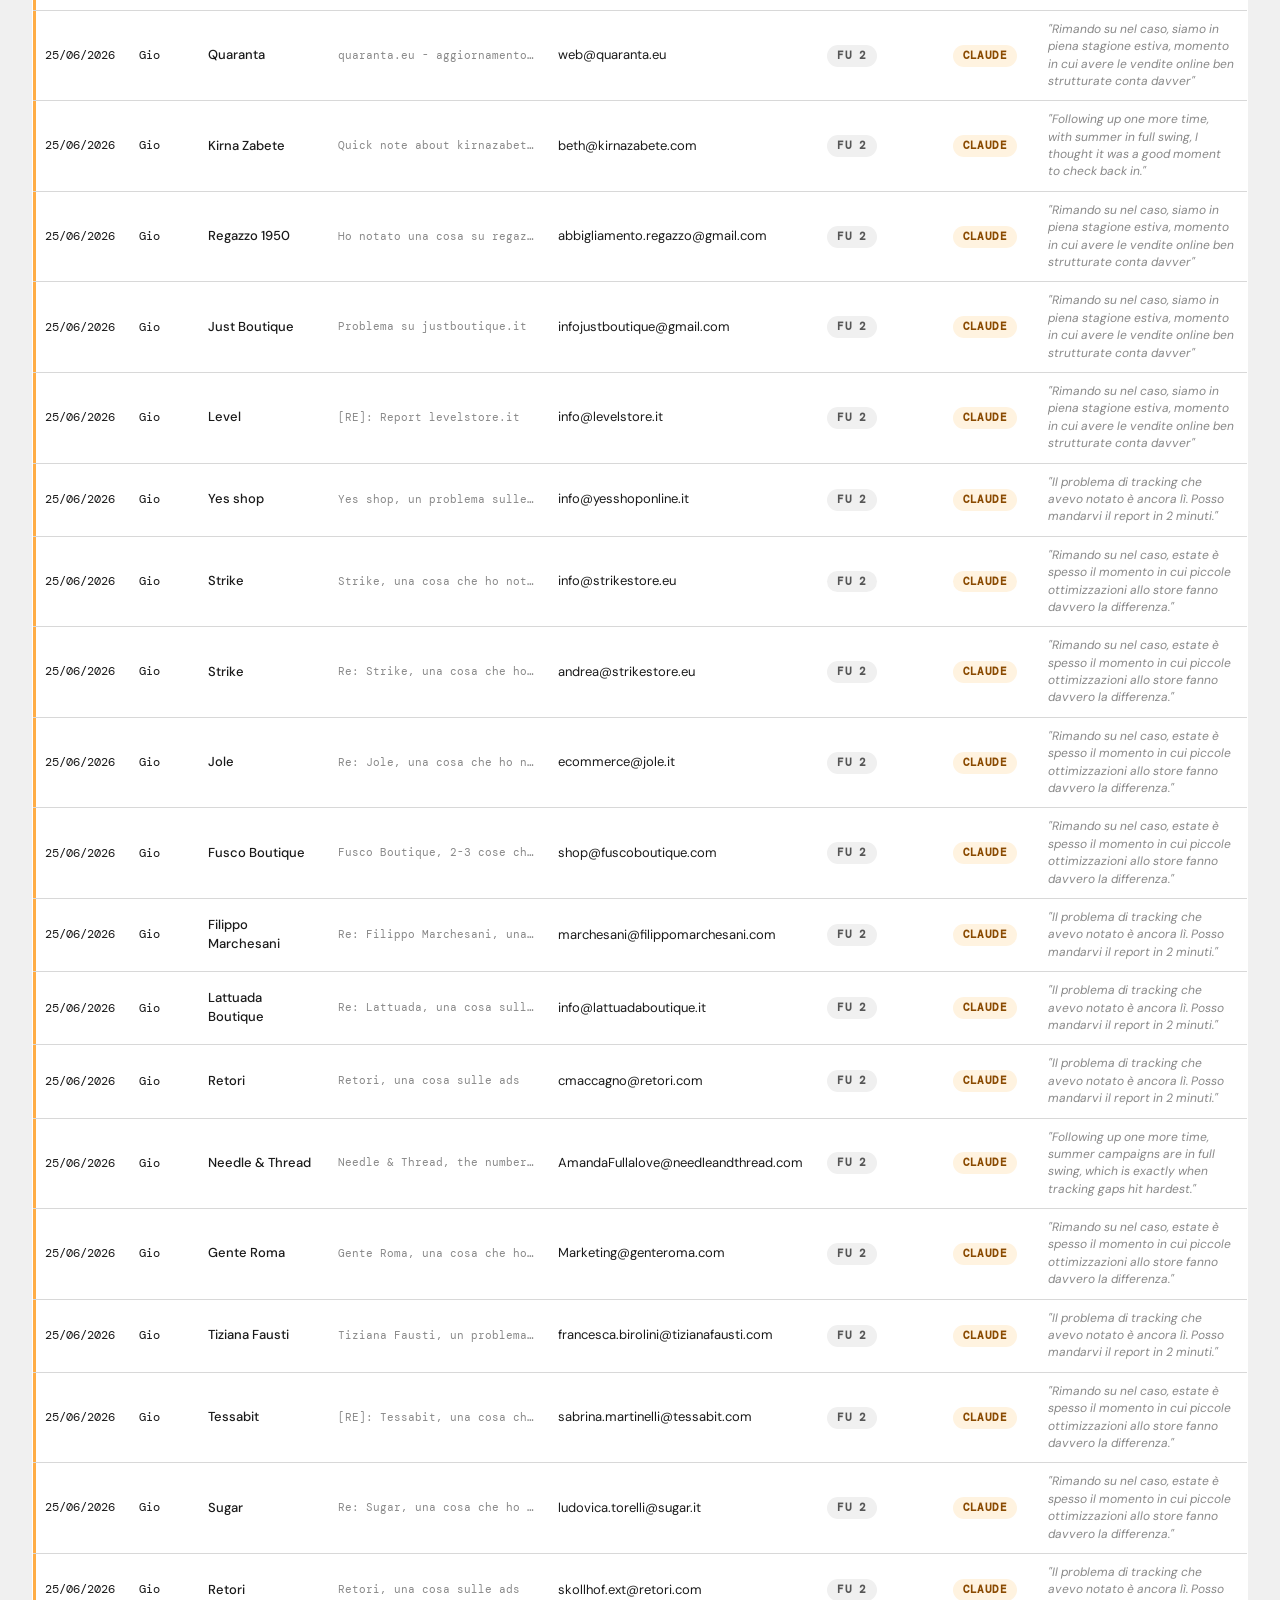
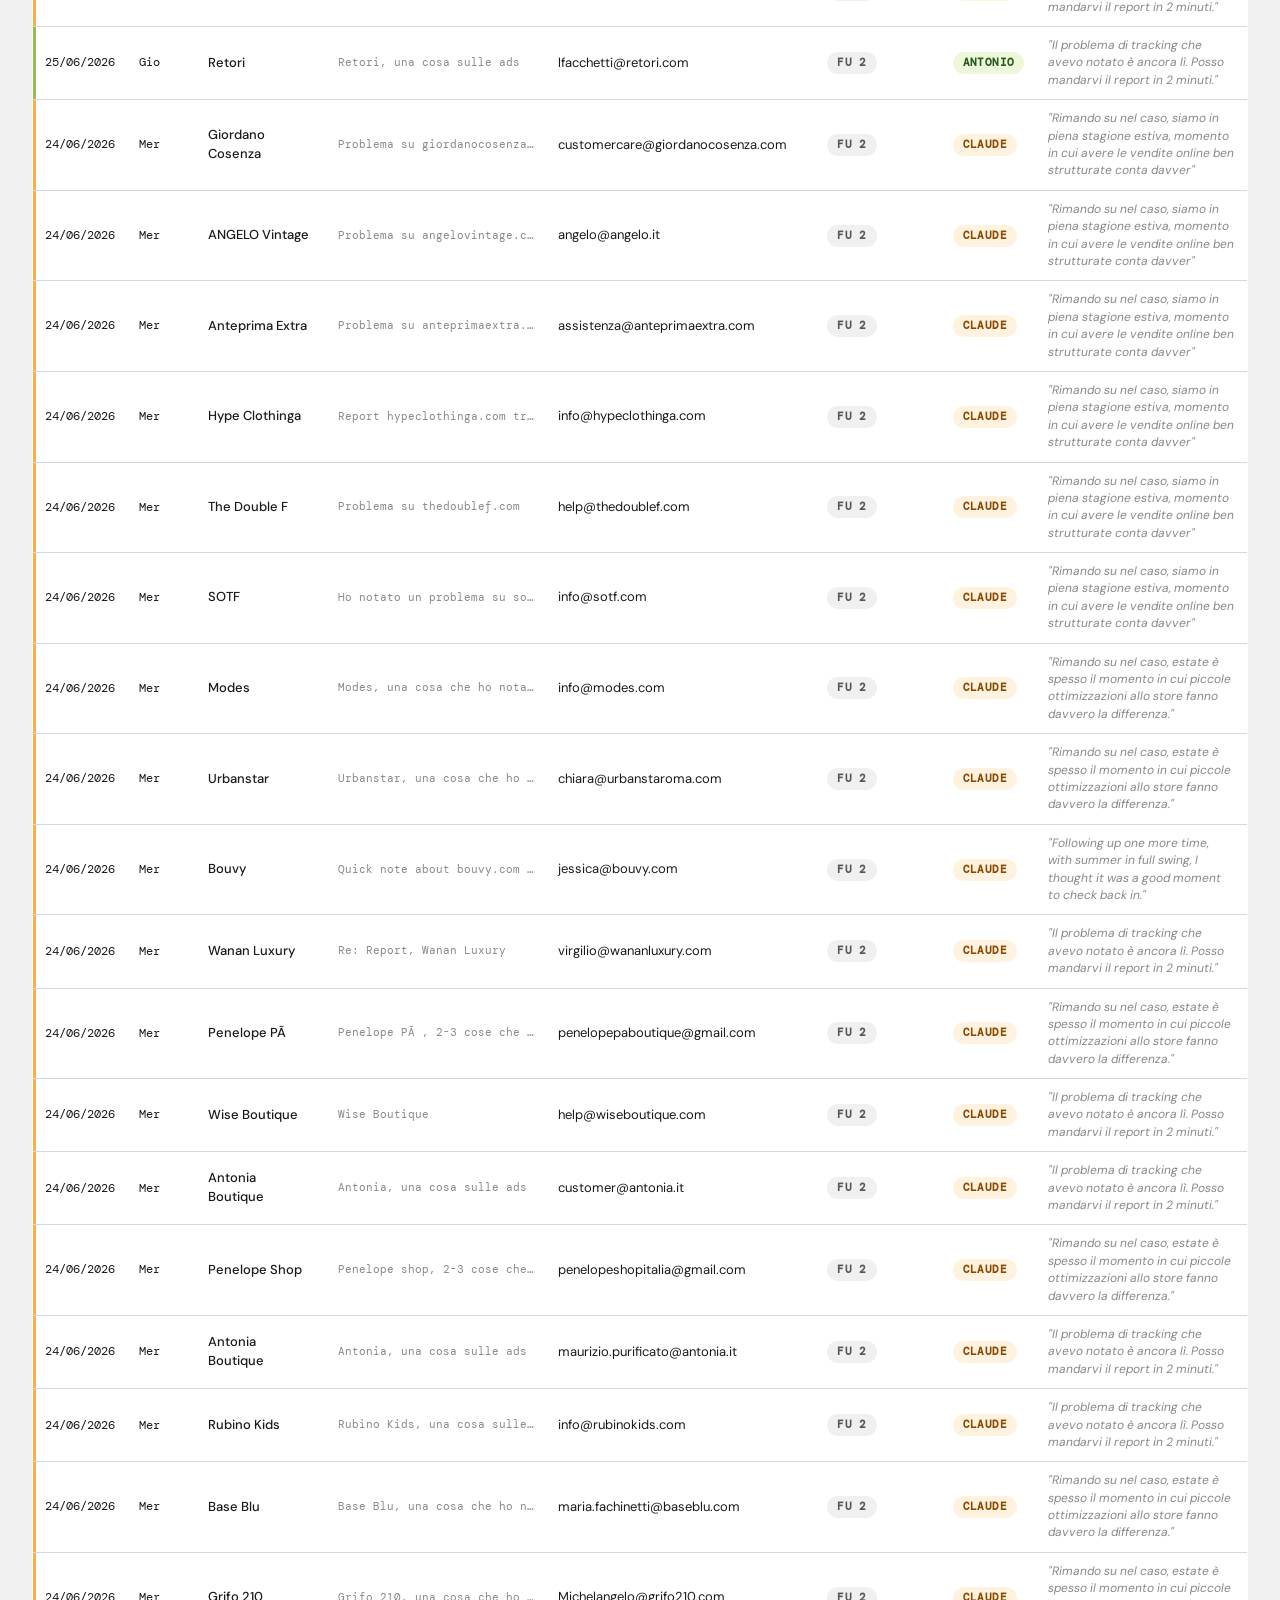
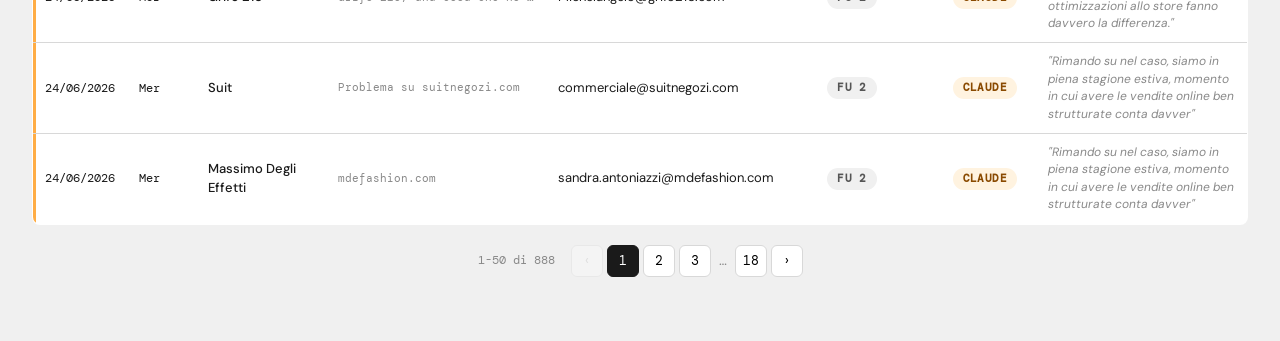
<file: followups.html>
<!doctype html>
<html lang="it">
<head>
<meta charset="utf-8" />
<meta name="viewport" content="width=device-width, initial-scale=1" />
<title>NoProb · CRM · Follow-up</title>
<link rel="preconnect" href="https://fonts.googleapis.com">
<link rel="preconnect" href="https://fonts.gstatic.com" crossorigin>
<link href="https://fonts.googleapis.com/css2?family=DM+Mono:wght@400;500&family=DM+Sans:wght@400;500;700&display=swap" rel="stylesheet">
<link rel="stylesheet" href="./css/style.css">
</head>
<body>

<div id="header-slot"></div>

<main>
  <!-- SCADUTI -->
  <section class="scaduti-section" id="scaduti-section" style="display:none;">
    <h2 class="section-title">⚠ Follow-up scaduti — da inviare <span class="count" id="scaduti-count"></span></h2>
    <div id="scaduti-list"></div>
  </section>

  <!-- TODAY -->
  <section>
    <h2 class="section-title">Follow-up in scadenza oggi <span class="count" id="today-count"></span></h2>
    <div id="today-list"></div>
  </section>

  <!-- NEXT 7 DAYS -->
  <section>
    <h2 class="section-title">Prossimi 7 giorni <span class="count" id="next7-count"></span></h2>
    <div id="next7-list"></div>
  </section>

  <!-- HISTORICAL SENT -->
  <section>
    <h2 class="section-title">Tutti gli invii <span class="count" id="sent-count"></span></h2>

    <div class="filters">
      <div class="filter-group" id="f-kind">
        <span class="chip active" data-key="kind" data-value="all">Tutti</span>
        <span class="chip" data-key="kind" data-value="first">Prime email</span>
        <span class="chip" data-key="kind" data-value="followup">Follow-up</span>
      </div>
      <div class="filter-group" id="f-sender">
        <span class="chip active" data-key="sender" data-value="all">Tutti mittenti</span>
        <span class="chip" data-key="sender" data-value="Manu">Manu</span>
        <span class="chip" data-key="sender" data-value="Dami">Dami</span>
        <span class="chip" data-key="sender" data-value="Claude">Claude</span>
        <span class="chip" data-key="sender" data-value="Antonio">Antonio</span>
      </div>
      <div class="filter-group" style="border-left:none;">
        <input type="date" id="sent-from" class="search-input" style="min-width:auto;" />
        <input type="date" id="sent-to"   class="search-input" style="min-width:auto;" />
        <button class="btn secondary" id="sent-reset-dates">Reset date</button>
      </div>
    </div>

    <div id="sent-table-wrap"></div>
    <div id="sent-pagination"></div>
  </section>
</main>

<script src="./js/shared.js"></script>
<script>
const STATE = {
  data: null,
  sent: { kind: 'all', sender: 'all', from: null, to: null, page: 1 },
};

// ---------- Resolve next action ----------
// Priorità: 1) prospect.next_action_date diretto dal JSON (Routine OOO/redirect/CS),
//           2) fallback su getNextAction(p) che usa scheduled_timeline.
// I prospect 'in_conversation' / 'call_booked' / 'closed' / 'archived' / 'bounced'
// sono SEMPRE esclusi: hanno gestione separata.
const HARD_EXCLUDED = ['in_conversation', 'call_booked', 'closed', 'archived', 'bounced'];

function resolveNextAction(p) {
  // Custom override dal JSON (autoresponse/OOO/redirect/CS)
  if (p.next_action_date) {
    const todayIso = todayRomeIso();
    return {
      action: p.next_action || '—',
      date: p.next_action_date,
      label: null,
      overdue: p.next_action_date < todayIso,
      isCustom: true,
    };
  }
  // Sequenza SOP standard
  return getNextAction(p);
}

function getActionBadge(p, fallbackLabel) {
  // 1. redirect_to è il segnale più affidabile
  if (p.redirect_to) {
    return { label: 'REDIRECT', bg: '#fff3e0', color: '#c45c00' };
  }

  const action = (p.next_action || '').toLowerCase();
  const notes = (p.notes || '').toLowerCase();

  // 2. Action text esplicito (override per qualsiasi status)
  if (/redirect|inviare a |prima email a/.test(action)) {
    return { label: 'REDIRECT', bg: '#fff3e0', color: '#c45c00' };
  }
  if (/rientro|al rientro|ooo/.test(action)) {
    return { label: 'OOO', bg: '#fff3e0', color: '#8a4a00' };
  }
  if (/manualmente|classificare|verifica/.test(action)) {
    return { label: '⚠ DA VERIFICARE', bg: '#fde8e8', color: '#8a1f1f' };
  }

  // 3. Status autoresponse → guarda notes per sub-classification
  if (p.status === 'autoresponse') {
    if (/ooo|rientro|fuori ufficio|out of office|\bback\b/.test(notes)) {
      return { label: 'OOO', bg: '#fff3e0', color: '#8a4a00' };
    }
    if (/no-reply|noreply|contatto diretto/.test(notes)) {
      return { label: 'NO-REPLY', bg: '#f0f0f0', color: '#555' };
    }
    if (/cs |ticket|customer service|zendesk/.test(notes)) {
      return { label: 'CS', bg: '#f0f0f0', color: '#555' };
    }
    if (/non lavor|no longer|please contact|si prega di contattare/.test(notes)) {
      return { label: 'REDIRECT', bg: '#fff3e0', color: '#c45c00' };
    }
    return { label: 'AUTO', bg: '#f0f0f0', color: '#555' };
  }

  // 4. CS/attendere generic
  if (/cs |ticket|attendere/.test(action)) {
    return { label: 'CS', bg: '#f0f0f0', color: '#555' };
  }

  // 5. Fallback Follow-up standard
  if (fallbackLabel === 'FU 1') return { label: 'FU 1', bg: '#e6eef8', color: '#1e4080' };
  if (fallbackLabel === 'FU 2') return { label: 'FU 2', bg: '#e6eef8', color: '#1e4080' };
  if (fallbackLabel === 'FU 3') return { label: 'FU 3', bg: '#e6eef8', color: '#1e4080' };
  if (fallbackLabel === 'OUT') return { label: 'OUT', bg: '#fde8e8', color: '#8a1f1f' };
  return { label: 'AZIONE', bg: '#f0f0f0', color: '#555' };
}

// Priority: REDIRECT(1) > OOO(2) > overdue(3) > FU(4) > CS(5) > altro(6)
function actionPriority(p, t) {
  if (p.redirect_to) return 1;
  const action = (p.next_action || '').toLowerCase();
  if (/rientro|ooo/.test(action)) return 2;
  if (t.overdue) return 3;
  if (/fu /i.test(t.label || '')) return 4;
  if (/cs|ticket|attendere/.test(action)) return 5;
  return 6;
}

function computeAllTodos() {
  const all = [...(STATE.data.active || []), ...(STATE.data.no_reply || [])];
  const todos = [];
  for (const p of all) {
    if (HARD_EXCLUDED.includes(p.status)) continue;
    if (p.skip) continue;
    const next = resolveNextAction(p);
    if (!next.date) continue;
    todos.push({
      prospect: p,
      action: next.action,
      date: next.date,
      label: next.label,
      overdue: next.overdue,
      isCustom: next.isCustom || false,
    });
  }
  return todos;
}

function todoCard(t, opts = {}) {
  const p = t.prospect;
  const sender = (p.sender || p.assigned_to || 'Manu').toLowerCase();
  const u = urgency(t.date);
  const days = daysSince(p.first_contact);
  const overdueDays = t.overdue ? Math.abs(daysUntil(t.date)) : 0;
  const badge = getActionBadge(p, t.label);

  const card = document.createElement('div');
  card.className = `fu-card ${sender}${opts.scaduto ? ' scaduto-tag' : ''}`;
  card.innerHTML = `
    <div class="fu-main">
      <div class="fu-brand-row">
        ${senderBadge(p.sender || p.assigned_to)}
        <span class="fu-brand">${escapeHtml(p.brand)}</span>
        ${angleBadge(p.angle)}
        <span class="badge" style="background:${badge.bg};color:${badge.color};font-weight:700">${badge.label}</span>
        ${opts.scaduto ? `<span class="scaduto-pill">SCADUTO ${overdueDays}g</span>` : ''}
      </div>
      <div class="fu-meta">
        ${escapeHtml(p.contact || p.email || '—')} · primo contatto ${formatDate(p.first_contact)} (${dayOfWeek(p.first_contact)}) · ${days}g dall'inizio
      </div>
      <div class="fu-action-text" style="margin-top:6px;font-size:13px;color:var(--black);">
        → ${escapeHtml(t.action)}
      </div>
      ${p.redirect_to ? `
        <div class="fu-redirect" style="margin-top:4px;font-size:12px;color:#c45c00;font-family:var(--font-mono);">
          → <a href="mailto:${escapeHtml(p.redirect_to)}" onclick="event.stopPropagation()">${escapeHtml(p.redirect_to)}</a>
        </div>
      ` : ''}
    </div>
    <div class="fu-right">
      <span class="fu-due ${u}">${dueLabel(t.date)}</span>
      <span class="fu-date">${dayOfWeek(t.date)} ${formatDate(t.date)}</span>
    </div>
  `;
  card.addEventListener('click', () => openProspectModal(p));
  return card;
}

function renderScaduti() {
  const wrap = document.getElementById('scaduti-list');
  wrap.innerHTML = '';
  const todos = computeAllTodos();
  const list = todos.filter(t => t.overdue);
  document.getElementById('scaduti-count').textContent = list.length;

  if (!list.length) {
    document.getElementById('scaduti-section').style.display = 'none';
    return;
  }
  document.getElementById('scaduti-section').style.display = 'block';
  // Ordina per priorità + data più vecchia
  list.sort((a, b) => {
    const pa = actionPriority(a.prospect, a);
    const pb = actionPriority(b.prospect, b);
    if (pa !== pb) return pa - pb;
    return a.date.localeCompare(b.date);
  });
  for (const t of list) wrap.appendChild(todoCard(t, { scaduto: true }));
}

function renderTodaySection() {
  const wrap = document.getElementById('today-list');
  wrap.innerHTML = '';
  const todos = computeAllTodos();
  const list = todos.filter(t => daysUntil(t.date) === 0);
  document.getElementById('today-count').textContent = list.length;

  if (!list.length) {
    wrap.innerHTML = '<div class="empty success">Nessun follow-up in scadenza oggi ✓</div>';
    return;
  }
  // Ordina per priorità (REDIRECT > OOO > overdue > FU > CS > altro)
  list.sort((a, b) => actionPriority(a.prospect, a) - actionPriority(b.prospect, b));
  for (const t of list) wrap.appendChild(todoCard(t));
}

function renderNext7Section() {
  const wrap = document.getElementById('next7-list');
  wrap.innerHTML = '';
  const todos = computeAllTodos();
  const list = todos.filter(t => {
    const d = daysUntil(t.date);
    return d != null && d > 0 && d <= 7;
  });
  document.getElementById('next7-count').textContent = list.length;

  if (!list.length) {
    wrap.innerHTML = '<div class="empty">Nessun follow-up nei prossimi 7 giorni</div>';
    return;
  }

  const groups = {};
  for (const t of list) {
    (groups[t.date] = groups[t.date] || []).push(t);
  }
  const sortedDates = Object.keys(groups).sort();
  for (const date of sortedDates) {
    const days = daysUntil(date);
    const dayLabel = days === 1 ? 'Domani' : `Tra ${days}g`;
    const g = document.createElement('div');
    g.className = 'fu-group';
    g.innerHTML = `<h3>${dayLabel} · ${dayOfWeek(date)} ${formatDateFull(date)} <span class="count">${groups[date].length}</span></h3>`;
    // Ordina per priorità all'interno della stessa data
    groups[date].sort((a, b) => actionPriority(a.prospect, a) - actionPriority(b.prospect, b));
    for (const t of groups[date]) g.appendChild(todoCard(t));
    wrap.appendChild(g);
  }
}

// ---------- Sent (historical) ----------
function flattenSentEmails() {
  const all = [...(STATE.data.active || []), ...(STATE.data.no_reply || [])];
  const out = [];
  for (const p of all) {
    if (p.first_contact) {
      out.push({
        prospect: p,
        date: p.first_contact,
        kind: 'first',
        type: 'first',
        sender: p.sender || p.assigned_to,
        subject: p.subject_email || '',
        snippet: p.first_email_snippet || (p.last_outbound_by_antonio && p.last_outbound_by_antonio.snippet) || '',
      });
    }
    for (const f of (p.followups_sent || [])) {
      if (!f.date) continue;  // skip entries senza data
      out.push({
        prospect: p,
        date: f.date,
        kind: 'followup',
        type: f.type,
        sender: f.sender || p.sender || p.assigned_to,
        subject: p.subject_email || '',
        snippet: f.snippet || '',
      });
    }
  }
  // Sort DESC robusto: entries senza data vanno in fondo
  out.sort((a, b) => {
    if (!a.date && !b.date) return 0;
    if (!a.date) return 1;
    if (!b.date) return -1;
    return b.date.localeCompare(a.date);
  });
  return out;
}

function applySentFilters(items) {
  let r = items;
  if (STATE.sent.kind !== 'all')   r = r.filter(e => e.kind === STATE.sent.kind);
  if (STATE.sent.sender !== 'all') r = r.filter(e => e.sender === STATE.sent.sender);
  if (STATE.sent.from)             r = r.filter(e => e.date >= STATE.sent.from);
  if (STATE.sent.to)               r = r.filter(e => e.date <= STATE.sent.to);
  return r;
}

function changeSentPage(p) {
  STATE.sent.page = p;
  renderSent();
  document.getElementById('sent-table-wrap').scrollIntoView({ behavior: 'smooth', block: 'start' });
}
window.changeSentPage = changeSentPage;

function renderSent() {
  const wrap = document.getElementById('sent-table-wrap');
  const pag  = document.getElementById('sent-pagination');
  wrap.innerHTML = ''; pag.innerHTML = '';

  const all = flattenSentEmails();
  const filtered = applySentFilters(all);
  document.getElementById('sent-count').textContent =
    `${filtered.length}${filtered.length !== all.length ? ' filtrati su ' + all.length : ''}`;

  if (!filtered.length) {
    wrap.innerHTML = '<div class="empty">Nessuna email coi filtri attuali</div>';
    return;
  }

  const state = paginate(filtered, STATE.sent.page, 50);

  let html = `
    <table class="crm-table">
      <thead><tr>
        <th>Data</th>
        <th>Giorno</th>
        <th>Brand</th>
        <th>Oggetto</th>
        <th>Email</th>
        <th>Tipo</th>
        <th>Mittente</th>
        <th>Snippet</th>
      </tr></thead>
      <tbody>
  `;
  for (const e of state.items) {
    const sender = (e.sender || 'Manu').toLowerCase();
    const dow = dayOfWeek(e.date);
    const isWeekend = dow === 'Sab' || dow === 'Dom';
    const dowStyle = isWeekend ? 'color:var(--danger);font-weight:700;' : '';
    const snippet = (e.snippet || '').slice(0, 140);
    const subj = e.subject || '';
    const subjShort = subj.length > 35 ? subj.slice(0, 35) + '…' : subj;
    html += `
      <tr class="${sender}" data-pid="${e.prospect.id}">
        <td class="mono">${formatDateFull(e.date)}</td>
        <td class="mono" style="${dowStyle}">${dow}</td>
        <td class="brand-cell">${escapeHtml(e.prospect.brand)}</td>
        <td class="subject-cell" title="${escapeHtml(subj)}">${escapeHtml(subjShort) || '<span style="color:var(--muted);">—</span>'}</td>
        <td>${escapeHtml(e.prospect.email || '—')}</td>
        <td>${statusBadge('contacted').replace('Contattato', fuTypeLabel(e.type))}</td>
        <td>${senderBadge(e.sender)}</td>
        <td style="font-size:12px;color:var(--muted);font-style:italic;max-width:300px;">"${escapeHtml(snippet)}${e.snippet && e.snippet.length > 140 ? '…' : ''}"</td>
      </tr>
    `;
  }
  html += '</tbody></table>';
  wrap.innerHTML = html;

  wrap.querySelectorAll('tbody tr').forEach(tr => {
    tr.addEventListener('click', () => {
      const pid = tr.getAttribute('data-pid');
      const p = [...(STATE.data.active || []), ...(STATE.data.no_reply || [])].find(x => x.id === pid);
      if (p) openProspectModal(p);
    });
  });
  renderPagination(pag, state.currentPage, state.totalPages, 'changeSentPage', state.total, 50);
}

function bindFilters() {
  document.querySelectorAll('#f-kind .chip, #f-sender .chip').forEach(chip => {
    chip.addEventListener('click', () => {
      const key = chip.getAttribute('data-key');
      const val = chip.getAttribute('data-value');
      STATE.sent[key] = val;
      const grp = chip.parentElement;
      grp.querySelectorAll('.chip').forEach(c => c.classList.remove('active'));
      chip.classList.add('active');
      STATE.sent.page = 1;
      renderSent();
    });
  });
  document.getElementById('sent-from').addEventListener('change', e => {
    STATE.sent.from = e.target.value || null; STATE.sent.page = 1; renderSent();
  });
  document.getElementById('sent-to').addEventListener('change', e => {
    STATE.sent.to = e.target.value || null; STATE.sent.page = 1; renderSent();
  });
  document.getElementById('sent-reset-dates').addEventListener('click', () => {
    STATE.sent.from = null; STATE.sent.to = null; STATE.sent.page = 1;
    document.getElementById('sent-from').value = '';
    document.getElementById('sent-to').value = '';
    renderSent();
  });
}

async function init() {
  document.getElementById('header-slot').innerHTML = buildHeader('followups');
  try {
    STATE.data = await loadProspects();
    setTimestamp(STATE.data.meta && STATE.data.meta.last_updated);
    bindFilters();
    renderScaduti();
    renderTodaySection();
    renderNext7Section();
    renderSent();
  } catch (err) {
    showError(`Errore caricamento dati: ${err.message}`);
    setTimestamp(null);
  }
}
init();
</script>
</body>
</html>
</file>
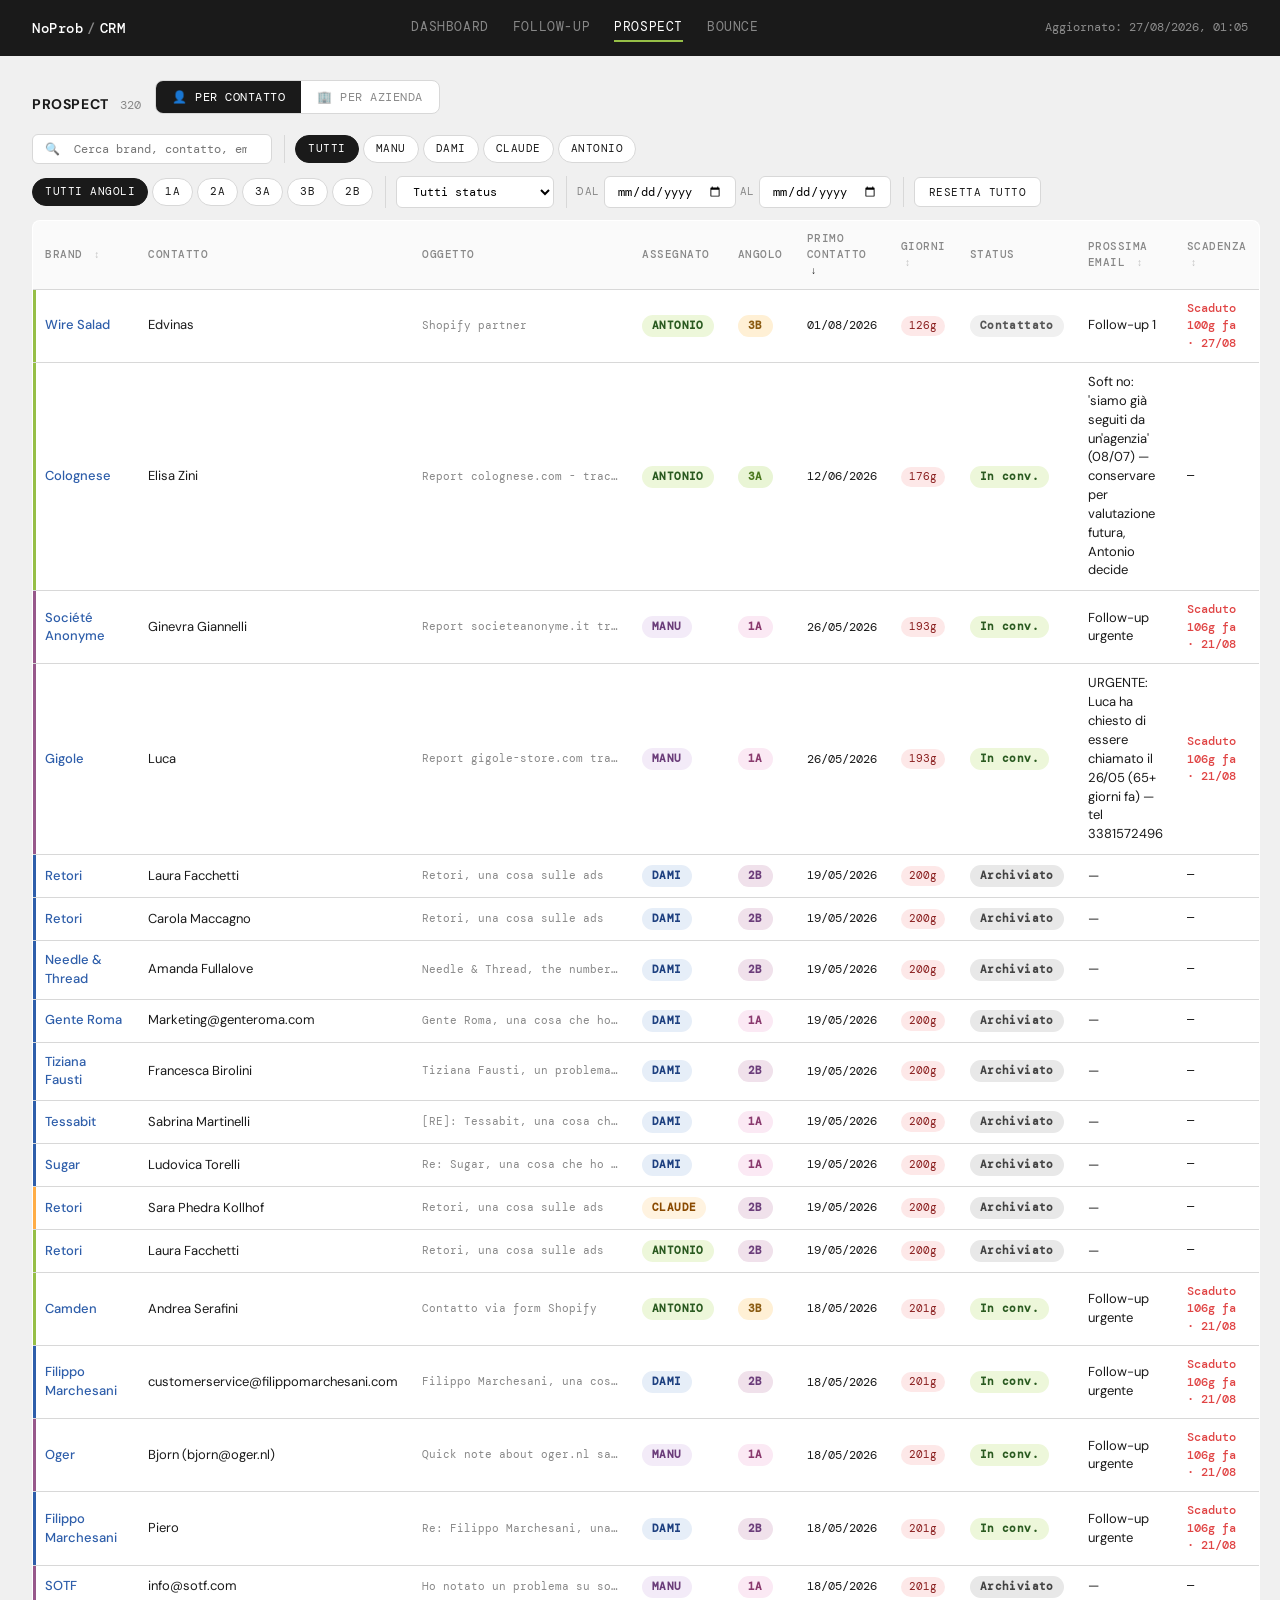
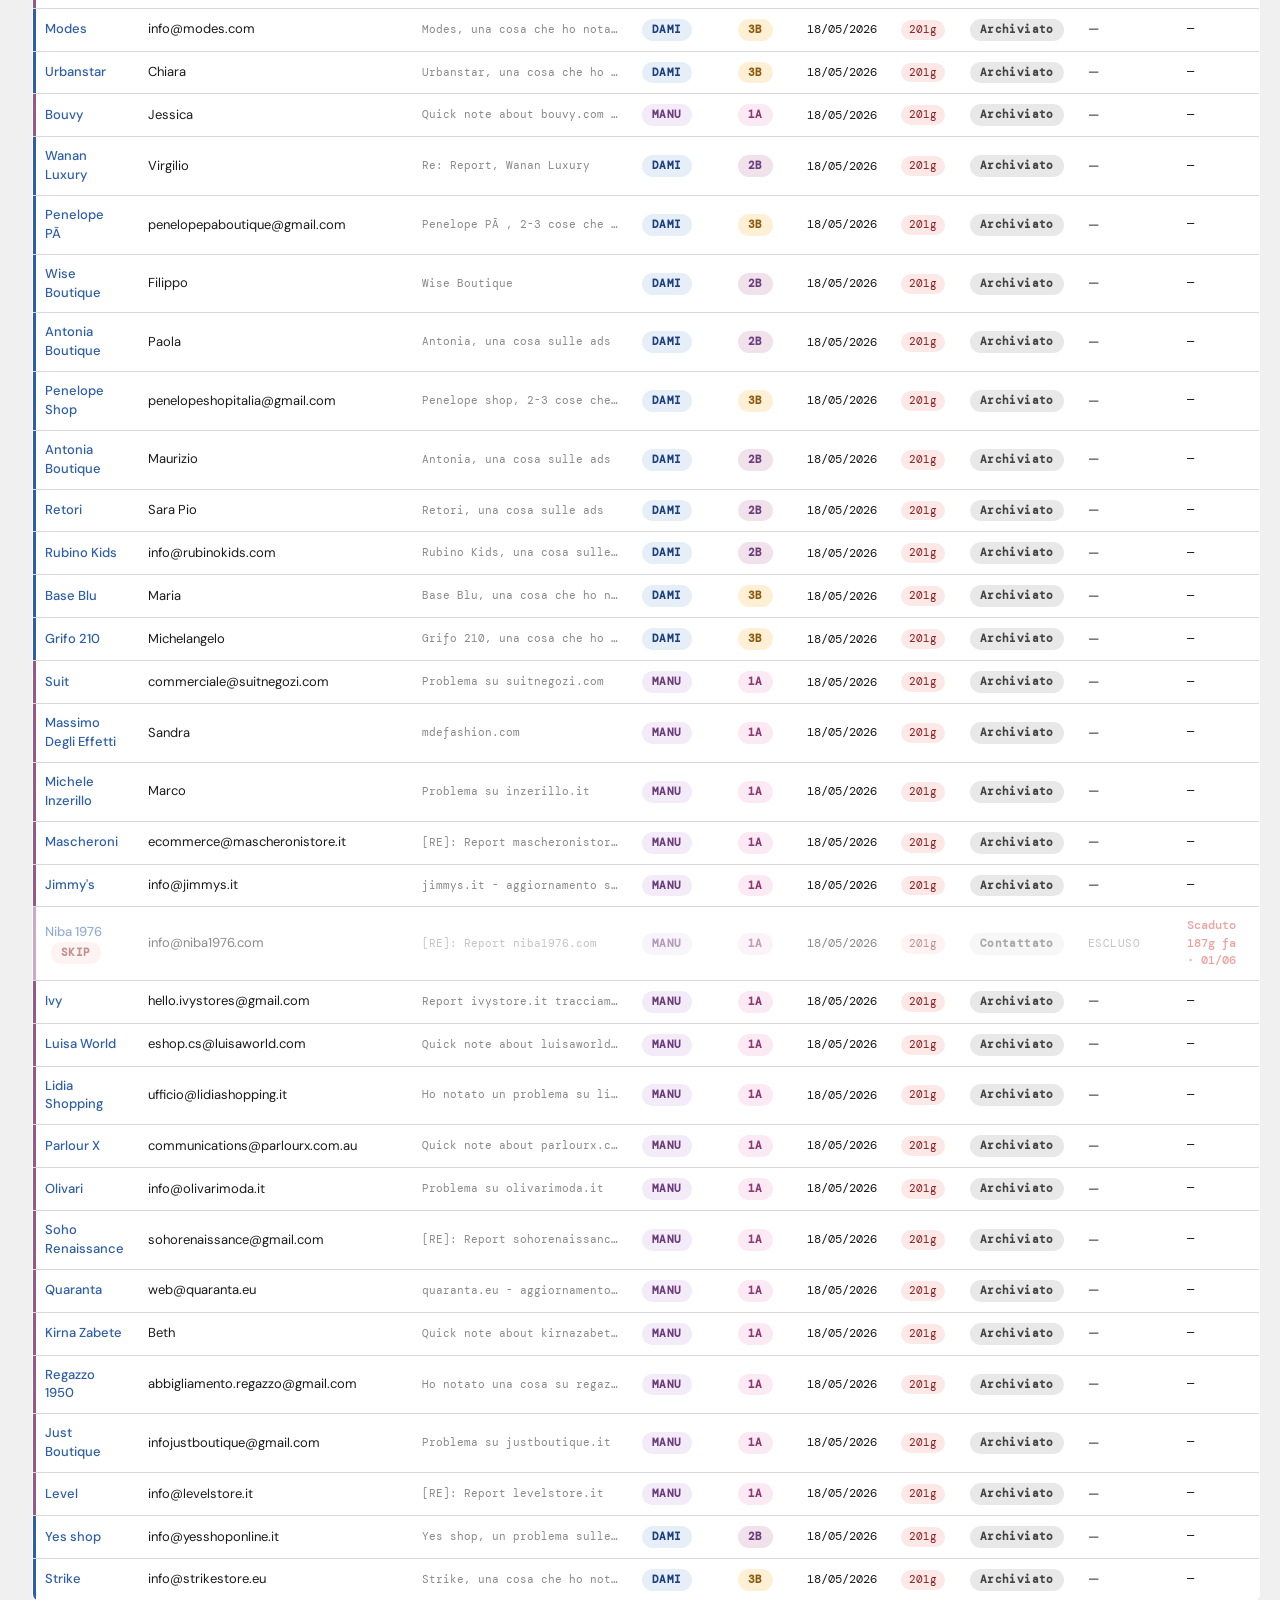
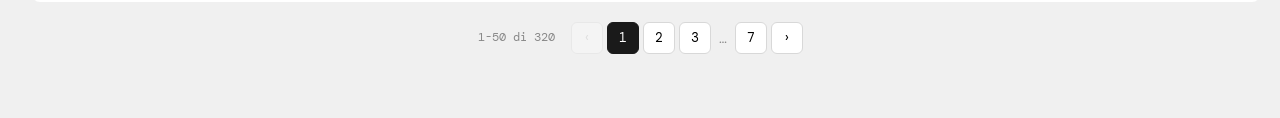
<file: prospects.html>
<!doctype html>
<html lang="it">
<head>
<meta charset="utf-8" />
<meta name="viewport" content="width=device-width, initial-scale=1" />
<title>NoProb · CRM · Prospect</title>
<link rel="preconnect" href="https://fonts.googleapis.com">
<link rel="preconnect" href="https://fonts.gstatic.com" crossorigin>
<link href="https://fonts.googleapis.com/css2?family=DM+Mono:wght@400;500&family=DM+Sans:wght@400;500;700&display=swap" rel="stylesheet">
<link rel="stylesheet" href="./css/style.css">
</head>
<body>

<div id="header-slot"></div>

<main>
  <section>
    <div style="display:flex;align-items:center;gap:14px;flex-wrap:wrap;margin-bottom:6px;">
      <h2 class="section-title" style="border:none;margin:0;padding:0;">Prospect <span class="count" id="count"></span></h2>
      <div class="view-toggle">
        <button id="view-contact" class="active">👤 Per contatto</button>
        <button id="view-company">🏢 Per azienda</button>
      </div>
    </div>

    <!-- ROW 1: search + sender -->
    <div class="filters">
      <div class="filter-group" style="border-left:none;">
        <input type="search" id="f-search" class="search-input" placeholder="🔍  Cerca brand, contatto, email, dominio…" />
      </div>
      <div class="filter-group" id="f-sender">
        <span class="chip active" data-key="sender" data-value="all">Tutti</span>
        <span class="chip" data-key="sender" data-value="Manu">Manu</span>
        <span class="chip" data-key="sender" data-value="Dami">Dami</span>
        <span class="chip" data-key="sender" data-value="Claude">Claude</span>
        <span class="chip" data-key="sender" data-value="Antonio">Antonio</span>
      </div>
    </div>

    <!-- ROW 2: angle + status + dates -->
    <div class="filters" style="margin-top:6px;">
      <div class="filter-group" id="f-angle">
        <span class="chip active" data-key="angle" data-value="all">Tutti angoli</span>
        <span class="chip" data-key="angle" data-value="1A">1A</span>
        <span class="chip" data-key="angle" data-value="2A">2A</span>
        <span class="chip" data-key="angle" data-value="3A">3A</span>
        <span class="chip" data-key="angle" data-value="3B">3B</span>
        <span class="chip" data-key="angle" data-value="2B">2B</span>
      </div>
      <div class="filter-group">
        <select id="f-status" class="search-input" style="min-width:auto;">
          <option value="all">Tutti status</option>
          <option value="contacted">Contattato</option>
          <option value="follow_up_1_sent">FU 1 inviato</option>
          <option value="follow_up_2_sent">FU 2 inviato</option>
          <option value="follow_up_3_sent">FU 3 inviato</option>
          <option value="in_conversation">In conversazione</option>
          <option value="autoresponse">Autoresponse</option>
          <option value="archived">Archiviato</option>
          <option value="bounced">Bounce</option>
        </select>
      </div>
      <div class="filter-group">
        <label style="font-family:var(--font-mono);font-size:11px;color:var(--muted);text-transform:uppercase;letter-spacing:0.5px;">Dal</label>
        <input type="date" id="f-from" class="search-input" style="min-width:auto;" />
        <label style="font-family:var(--font-mono);font-size:11px;color:var(--muted);text-transform:uppercase;letter-spacing:0.5px;">Al</label>
        <input type="date" id="f-to" class="search-input" style="min-width:auto;" />
      </div>
      <div class="filter-group">
        <span id="f-active-badge" style="display:none;" class="range-active-badge"></span>
        <button class="btn secondary" id="f-reset">Resetta tutto</button>
      </div>
    </div>

    <div id="table-wrap"></div>
    <div id="pagination"></div>
  </section>
</main>

<script src="./js/shared.js"></script>
<script>
const STATE = {
  all: [],
  meta: null,
  view: 'contact',  // 'contact' | 'company'
  filters: { sender: 'all', angle: 'all', status: 'all', search: '', from: null, to: null },
  sort: { col: 'first_contact', dir: 'desc' },
  page: 1,
  perPage: 50,
};

function activeFiltersCount() {
  let n = 0;
  for (const k of ['sender','angle','status']) if (STATE.filters[k] !== 'all') n++;
  if (STATE.filters.search) n++;
  if (STATE.filters.from) n++;
  if (STATE.filters.to) n++;
  return n;
}

function applyFilters(items) {
  let r = items;
  const f = STATE.filters;
  if (f.sender !== 'all') r = r.filter(p => (p.sender || p.assigned_to) === f.sender);
  if (f.angle  !== 'all') r = r.filter(p => p.angle === f.angle);
  if (f.status !== 'all') r = r.filter(p => p.status === f.status);
  if (f.from) r = r.filter(p => p.first_contact && p.first_contact >= f.from);
  if (f.to)   r = r.filter(p => p.first_contact && p.first_contact <= f.to);
  if (f.search) {
    const q = f.search.toLowerCase();
    r = r.filter(p =>
      (p.brand   || '').toLowerCase().includes(q) ||
      (p.contact || '').toLowerCase().includes(q) ||
      (p.email   || '').toLowerCase().includes(q) ||
      (p.domain  || '').toLowerCase().includes(q)
    );
  }
  return r;
}

function applySort(items, sortCfg) {
  const { col, dir } = sortCfg;
  const sign = dir === 'asc' ? 1 : -1;
  const byCol = {
    brand:            p => (p.brand || '').toLowerCase(),
    first_contact:    p => p.first_contact || '',
    days:             p => daysSince(p.first_contact),
    next_action:      p => p.next_action || '',
    next_action_date: p => p.next_action_date || '9999-12-31',
    contacts_count:   p => p.contacts_count || 0,
    replies_count:    p => p.replies_count || 0,
  };
  const fn = byCol[col] || byCol.first_contact;
  return [...items].sort((a, b) => {
    const va = fn(a); const vb = fn(b);
    if (va < vb) return -1 * sign;
    if (va > vb) return 1 * sign;
    return 0;
  });
}

function changeProspectsPage(p) {
  STATE.page = p;
  render();
  document.getElementById('table-wrap').scrollIntoView({ behavior: 'smooth', block: 'start' });
}
function setSort(col) {
  if (STATE.sort.col === col) {
    STATE.sort.dir = STATE.sort.dir === 'asc' ? 'desc' : 'asc';
  } else {
    STATE.sort.col = col;
    STATE.sort.dir = 'asc';
  }
  STATE.page = 1;
  render();
}
window.setSort = setSort;
window.changeProspectsPage = changeProspectsPage;

function arrowFor(col) {
  if (STATE.sort.col !== col) return '<span class="arrow">↕</span>';
  return STATE.sort.dir === 'asc' ? '<span class="arrow">↑</span>' : '<span class="arrow">↓</span>';
}

// ---------- Vista per contatto ----------
function renderContactView(filtered) {
  const wrap = document.getElementById('table-wrap');
  const pag  = document.getElementById('pagination');

  if (!filtered.length) {
    wrap.innerHTML = '<div class="empty">Nessun prospect coi filtri attuali</div>';
    pag.innerHTML = '';
    return;
  }
  const sorted = applySort(filtered, STATE.sort);
  const state = paginate(sorted, STATE.page, STATE.perPage);

  let html = `
    <table class="crm-table">
      <thead><tr>
        <th class="sortable ${STATE.sort.col === 'brand' ? 'sorted' : ''}" onclick="setSort('brand')">Brand ${arrowFor('brand')}</th>
        <th>Contatto</th>
        <th>Oggetto</th>
        <th>Assegnato</th>
        <th>Angolo</th>
        <th class="sortable ${STATE.sort.col === 'first_contact' ? 'sorted' : ''}" onclick="setSort('first_contact')">Primo contatto ${arrowFor('first_contact')}</th>
        <th class="sortable ${STATE.sort.col === 'days' ? 'sorted' : ''}" onclick="setSort('days')">Giorni ${arrowFor('days')}</th>
        <th>Status</th>
        <th class="sortable ${STATE.sort.col === 'next_action' ? 'sorted' : ''}" onclick="setSort('next_action')">Prossima email ${arrowFor('next_action')}</th>
        <th class="sortable ${STATE.sort.col === 'next_action_date' ? 'sorted' : ''}" onclick="setSort('next_action_date')">Scadenza ${arrowFor('next_action_date')}</th>
      </tr></thead>
      <tbody>
  `;
  for (const p of state.items) {
    const sender = (p.sender || p.assigned_to || 'Manu').toLowerCase();
    const days = daysSince(p.first_contact);
    let daysClass = 'green';
    if (days >= 30)      daysClass = 'red';
    else if (days >= 10) daysClass = 'yellow';
    const due = p.next_action_date;
    const u = urgency(due);
    const dueClass = u === 'urgent' ? 'due-urgent' : (u === 'soon' ? 'due-soon' : '');

    const isSkip = p.skip === true;
    const brandLink = p.domain
      ? `<a href="https://${p.domain}" target="_blank" rel="noopener" onclick="event.stopPropagation()">${escapeHtml(p.brand || p.domain)}</a>`
      : escapeHtml(p.brand || '—');
    const skipBadge = isSkip
      ? ` <span class="badge" style="background:#fde8e8;color:#8a1f1f;font-weight:700;margin-left:6px;">SKIP</span>`
      : '';

    const subj = p.subject_email || '';
    const subjShort = subj.length > 40 ? subj.slice(0, 40) + '…' : subj;

    html += `
      <tr class="${sender}" data-pid="${p.id}" ${isSkip ? 'style="opacity:0.5;"' : ''}>
        <td class="brand-cell">${brandLink}${skipBadge}</td>
        <td>${escapeHtml(p.contact || p.email || '—')}</td>
        <td class="subject-cell" title="${escapeHtml(subj)}">${escapeHtml(subjShort) || '<span style="color:var(--muted);">—</span>'}</td>
        <td>${senderBadge(p.sender || p.assigned_to)}</td>
        <td>${angleBadge(p.angle)}</td>
        <td class="mono">${formatDateFull(p.first_contact)}</td>
        <td><span class="days-pill ${daysClass}">${days}g</span></td>
        <td>${statusBadge(p.status)}</td>
        <td>${isSkip ? '<span style="color:var(--muted);font-family:var(--font-mono);font-size:11px;text-transform:uppercase;letter-spacing:0.5px;">Escluso</span>' : escapeHtml(p.next_action || '—')}</td>
        <td class="mono ${dueClass}">${due ? `${dueLabel(due)} · ${formatDate(due)}` : '—'}</td>
      </tr>
    `;
  }
  html += '</tbody></table>';
  wrap.innerHTML = html;

  wrap.querySelectorAll('tbody tr').forEach(tr => {
    tr.addEventListener('click', () => {
      const pid = tr.getAttribute('data-pid');
      const p = STATE.all.find(x => x.id === pid);
      if (p) openProspectModal(p);
    });
  });
  renderPagination(pag, state.currentPage, state.totalPages, 'changeProspectsPage', state.total, STATE.perPage);
}

// ---------- Vista per azienda ----------
function buildCompanies(filtered) {
  const companies = groupByCompany(filtered);
  for (const co of companies) {
    co.contacts_count = co.prospects.length;
    co.first_contact  = co.prospects.map(p => p.first_contact).filter(Boolean).sort()[0] || '';
    co.last_status    = co.prospects
      .slice()
      .sort((a, b) => (b.last_activity || '').localeCompare(a.last_activity || ''))[0]?.status || '—';
    co.angles         = [...new Set(co.prospects.map(p => p.angle).filter(Boolean))];
    co.replies_count  = co.prospects.filter(p =>
      ['in_conversation','call_booked','closed'].includes(p.status)
    ).length;
    // Per il sort "first_contact"
    co._sortFirst = co.first_contact;
  }
  return companies;
}

function renderCompanyView(filtered) {
  const wrap = document.getElementById('table-wrap');
  const pag  = document.getElementById('pagination');

  const companies = buildCompanies(filtered);
  if (!companies.length) {
    wrap.innerHTML = '<div class="empty">Nessuna azienda coi filtri attuali</div>';
    pag.innerHTML = '';
    return;
  }

  // Sort per company view
  const sortCfg = { col: STATE.sort.col, dir: STATE.sort.dir };
  // Mappa colonne company-view su getter sortabili
  const sortable = applySort(companies.map(c => ({
    ...c,
    brand: c.brand,
    first_contact: c.first_contact,
    days: daysSince(c.first_contact),
  })), sortCfg);
  const state = paginate(sortable, STATE.page, STATE.perPage);

  let html = `
    <table class="crm-table">
      <thead><tr>
        <th class="sortable ${STATE.sort.col === 'brand' ? 'sorted' : ''}" onclick="setSort('brand')">Azienda ${arrowFor('brand')}</th>
        <th>Dominio</th>
        <th class="sortable ${STATE.sort.col === 'contacts_count' ? 'sorted' : ''}" onclick="setSort('contacts_count')">Contatti ${arrowFor('contacts_count')}</th>
        <th>Angoli</th>
        <th class="sortable ${STATE.sort.col === 'first_contact' ? 'sorted' : ''}" onclick="setSort('first_contact')">Primo contatto ${arrowFor('first_contact')}</th>
        <th>Ultimo status</th>
        <th class="sortable ${STATE.sort.col === 'replies_count' ? 'sorted' : ''}" onclick="setSort('replies_count')">Risposte ${arrowFor('replies_count')}</th>
      </tr></thead>
      <tbody>
  `;
  for (const co of state.items) {
    const senderClasses = co.prospects.map(p => (p.sender || p.assigned_to || 'Manu').toLowerCase());
    const dominantSender = senderClasses[0] || 'manu';
    const anglesHtml = co.angles.map(a => angleBadge(a)).join(' ');
    const domainHtml = co.domain
      ? `<a href="https://${co.domain}" target="_blank" rel="noopener" onclick="event.stopPropagation()">${escapeHtml(co.domain)}</a>`
      : '<span style="color:var(--muted);">—</span>';
    html += `
      <tr class="${dominantSender}" data-brand="${escapeHtml(co.brand)}">
        <td class="brand-cell">🏢 ${escapeHtml(co.brand)}</td>
        <td class="mono">${domainHtml}</td>
        <td><strong>${co.contacts_count}</strong></td>
        <td>${anglesHtml || '—'}</td>
        <td class="mono">${formatDateFull(co.first_contact)}</td>
        <td>${statusBadge(co.last_status)}</td>
        <td>${co.replies_count > 0 ? `<strong style="color:var(--green);">${co.replies_count}</strong>` : '0'}</td>
      </tr>
    `;
  }
  html += '</tbody></table>';
  wrap.innerHTML = html;

  wrap.querySelectorAll('tbody tr').forEach(tr => {
    tr.addEventListener('click', () => {
      const brand = tr.getAttribute('data-brand');
      const co = companies.find(x => x.brand === brand);
      if (co) openCompanyModal(co);
    });
  });
  renderPagination(pag, state.currentPage, state.totalPages, 'changeProspectsPage', state.total, STATE.perPage);
}

function render() {
  const filtered = applyFilters(STATE.all);

  // Update count
  document.getElementById('count').textContent =
    STATE.view === 'company'
      ? `${groupByCompany(filtered).length} aziende${filtered.length !== STATE.all.length ? ' (' + filtered.length + ' contatti)' : ''}`
      : `${filtered.length}${filtered.length !== STATE.all.length ? ' filtrati su ' + STATE.all.length : ''}`;

  // Active filters badge
  const af = activeFiltersCount();
  const badge = document.getElementById('f-active-badge');
  if (af > 0) {
    badge.style.display = 'inline-block';
    badge.textContent = `${af} filtro${af > 1 ? 'i' : ''} attiv${af > 1 ? 'i' : 'o'}`;
  } else {
    badge.style.display = 'none';
  }

  if (STATE.view === 'company') renderCompanyView(filtered);
  else renderContactView(filtered);
}

function bindFilters() {
  document.querySelectorAll('.chip[data-key]').forEach(chip => {
    chip.addEventListener('click', () => {
      const key = chip.getAttribute('data-key');
      const val = chip.getAttribute('data-value');
      STATE.filters[key] = val;
      const grp = chip.parentElement;
      grp.querySelectorAll('.chip').forEach(c => c.classList.remove('active'));
      chip.classList.add('active');
      STATE.page = 1;
      render();
    });
  });
  document.getElementById('f-search').addEventListener('input', e => {
    STATE.filters.search = e.target.value.trim(); STATE.page = 1; render();
  });
  document.getElementById('f-status').addEventListener('change', e => {
    STATE.filters.status = e.target.value; STATE.page = 1; render();
  });
  document.getElementById('f-from').addEventListener('change', e => {
    STATE.filters.from = e.target.value || null; STATE.page = 1; render();
  });
  document.getElementById('f-to').addEventListener('change', e => {
    STATE.filters.to = e.target.value || null; STATE.page = 1; render();
  });
  document.getElementById('f-reset').addEventListener('click', () => {
    STATE.filters = { sender: 'all', angle: 'all', status: 'all', search: '', from: null, to: null };
    document.getElementById('f-search').value = '';
    document.getElementById('f-status').value = 'all';
    document.getElementById('f-from').value = '';
    document.getElementById('f-to').value = '';
    document.querySelectorAll('.chip[data-key]').forEach(c => {
      c.classList.toggle('active', c.getAttribute('data-value') === 'all');
    });
    STATE.page = 1;
    render();
  });
  document.getElementById('view-contact').addEventListener('click', () => {
    STATE.view = 'contact';
    document.getElementById('view-contact').classList.add('active');
    document.getElementById('view-company').classList.remove('active');
    STATE.page = 1; render();
  });
  document.getElementById('view-company').addEventListener('click', () => {
    STATE.view = 'company';
    document.getElementById('view-company').classList.add('active');
    document.getElementById('view-contact').classList.remove('active');
    STATE.page = 1; render();
  });
}

function applyQueryParams() {
  const params = new URLSearchParams(window.location.search);
  const status = params.get('status');
  if (status) {
    STATE.filters.status = status;
    document.getElementById('f-status').value = status;
  }
  const sender = params.get('sender');
  if (sender) STATE.filters.sender = sender;
  const angle = params.get('angle');
  if (angle) STATE.filters.angle = angle;

  // Sync chip UI
  for (const key of ['sender', 'angle']) {
    const val = STATE.filters[key];
    const grp = document.getElementById('f-' + key);
    if (grp) grp.querySelectorAll('.chip').forEach(c => {
      c.classList.toggle('active', c.getAttribute('data-value') === val);
    });
  }
}

async function init() {
  document.getElementById('header-slot').innerHTML = buildHeader('prospects');
  try {
    const { all, meta } = await loadAllProspects();
    STATE.all = all;
    STATE.meta = meta;
    setTimestamp(meta && meta.last_updated);
    bindFilters();
    applyQueryParams();
    render();
  } catch (err) {
    showError(`Errore caricamento dati: ${err.message}`);
    setTimestamp(null);
  }
}
init();
</script>
</body>
</html>
</file>
<file: css/style.css>
:root {
  --black: #1A1A1A;
  --bg: #F0F0F0;
  --white: #ffffff;
  --green: #96BF47;
  --purple: #97588B;
  --blue: #2E5EAA;
  --border: #D8D8D8;
  --muted: #888888;
  --danger: #E04444;
  --warning: #E89B2F;
  --orange: #ffad46;

  --font-sans: "DM Sans", system-ui, -apple-system, sans-serif;
  --font-mono: "DM Mono", ui-monospace, "SF Mono", Menlo, monospace;
}

* { box-sizing: border-box; }
html, body { margin: 0; padding: 0; }
body {
  font-family: var(--font-sans);
  color: var(--black);
  background: var(--bg);
  font-size: 14px;
  line-height: 1.45;
  -webkit-font-smoothing: antialiased;
}
a { color: var(--blue); text-decoration: none; }
a:hover { text-decoration: underline; }
button { font-family: inherit; cursor: pointer; }
input { font-family: inherit; }

/* ============ Header ============ */
header.app-header {
  background: var(--black);
  height: 56px;
  display: flex;
  align-items: center;
  justify-content: space-between;
  padding: 0 32px;
  position: sticky;
  top: 0;
  z-index: 100;
}
.logo {
  font-family: var(--font-mono);
  font-weight: 500;
  font-size: 14px;
  letter-spacing: 0.5px;
  color: var(--white);
}
.logo .slash { color: var(--muted); margin: 0 4px; }
.main-nav { display: flex; gap: 24px; }
.nav-link {
  color: #888;
  text-decoration: none;
  font-size: 13px;
  font-family: var(--font-mono);
  text-transform: uppercase;
  letter-spacing: 0.6px;
  padding: 4px 0;
  border-bottom: 2px solid transparent;
}
.nav-link:hover { color: #fff; text-decoration: none; }
.nav-link.active { color: #fff; border-bottom: 2px solid var(--green); }
.timestamp {
  font-family: var(--font-mono);
  font-size: 12px;
  color: rgba(255,255,255,0.5);
}

main {
  max-width: 1400px;
  margin: 0 auto;
  padding: 24px 32px;
}
section { margin-bottom: 40px; }

h2.section-title {
  font-family: var(--font-sans);
  font-weight: 700;
  font-size: 14px;
  text-transform: uppercase;
  letter-spacing: 0.6px;
  margin: 0 0 14px 0;
  padding-bottom: 8px;
  border-bottom: 1px solid var(--border);
}
h2.section-title .count {
  font-family: var(--font-mono);
  font-weight: 400;
  font-size: 12px;
  color: var(--muted);
  margin-left: 8px;
  text-transform: none;
  letter-spacing: 0;
}
h2.section-title .right {
  float: right;
  font-size: 12px;
  font-weight: 400;
  text-transform: none;
  letter-spacing: 0;
}

/* ============ Stats bar ============ */
.stats {
  display: grid;
  grid-template-columns: repeat(6, 1fr);
  gap: 12px;
  margin-bottom: 32px;
}
.stat {
  background: var(--white);
  border: 1px solid var(--border);
  border-radius: 8px;
  padding: 14px 16px;
}
.stat .label {
  font-family: var(--font-mono);
  font-size: 10px;
  color: var(--muted);
  text-transform: uppercase;
  letter-spacing: 0.5px;
  margin-bottom: 6px;
}
.stat .value { font-weight: 700; font-size: 26px; line-height: 1; }
.stat.green .value   { color: var(--green); }
.stat.warning .value { color: var(--warning); }
.stat.blue .value    { color: var(--blue); }
.stat.danger .value  { color: var(--danger); }
.stat.purple .value  { color: var(--purple); }

/* ============ 7-day activity bar ============ */
.week-bar {
  display: grid;
  grid-template-columns: repeat(7, 1fr);
  gap: 8px;
  margin-bottom: 24px;
}
.day-card {
  background: var(--white);
  border: 1px solid var(--border);
  border-radius: 8px;
  padding: 12px;
  display: flex;
  flex-direction: column;
  min-height: 96px;
  position: relative;
}
.day-card.today {
  border: 1px solid var(--black);
  border-bottom: 3px solid var(--black);
}
.day-card.empty { opacity: 0.4; }
.day-card .day-date {
  font-family: var(--font-mono);
  font-size: 11px;
  color: var(--muted);
  text-transform: uppercase;
  letter-spacing: 0.5px;
  margin-bottom: 6px;
}
.day-card .day-total {
  font-weight: 700;
  font-size: 22px;
  line-height: 1;
  margin-bottom: 8px;
}
.day-card .day-dots { display: flex; gap: 4px; flex-wrap: wrap; margin-top: auto; }
.dot {
  display: inline-flex;
  align-items: center;
  gap: 3px;
  font-family: var(--font-mono);
  font-size: 10px;
  color: var(--muted);
}
.dot::before {
  content: '';
  display: inline-block;
  width: 8px; height: 8px;
  border-radius: 50%;
}
.dot.manu::before    { background: var(--purple); }
.dot.dami::before    { background: var(--blue); }
.dot.claude::before  { background: var(--orange); }
.dot.antonio::before { background: var(--green); }

/* day card v3.1 — 2 righe (prime + totale) */
.day-card .day-row {
  display: flex;
  align-items: baseline;
  justify-content: space-between;
  gap: 8px;
  margin-bottom: 4px;
}
.day-card .row-label {
  font-family: var(--font-mono);
  font-size: 9px;
  color: var(--muted);
  text-transform: uppercase;
  letter-spacing: 0.4px;
}
.day-card .row-num { font-weight: 700; }
.day-card .row-num.primary { font-size: 22px; line-height: 1; }
.day-card .row-num.secondary { font-size: 14px; color: var(--muted); }
.day-card .day-dots-row {
  display: flex;
  flex-wrap: wrap;
  gap: 4px;
  margin-bottom: 4px;
}
.day-card .day-divider {
  height: 1px;
  background: var(--border);
  margin: 6px 0;
}
.week-legend {
  display: flex;
  gap: 14px;
  font-family: var(--font-mono);
  font-size: 11px;
  color: var(--muted);
  margin-top: 10px;
  flex-wrap: wrap;
}
.week-legend .leg {
  display: inline-flex;
  align-items: center;
  gap: 4px;
}
.week-legend .leg::before {
  content: '';
  width: 8px; height: 8px; border-radius: 50%;
}
.week-legend .manu::before    { background: var(--purple); }
.week-legend .dami::before    { background: var(--blue); }
.week-legend .claude::before  { background: var(--orange); }
.week-legend .antonio::before { background: var(--green); }

/* ============ Date range filter ============ */
.range-filter {
  display: flex;
  gap: 8px;
  align-items: center;
  background: var(--white);
  border: 1px solid var(--border);
  border-radius: 8px;
  padding: 10px 14px;
  margin-bottom: 24px;
  flex-wrap: wrap;
}
.range-filter label {
  font-family: var(--font-mono);
  font-size: 11px;
  text-transform: uppercase;
  color: var(--muted);
  letter-spacing: 0.5px;
}
.range-filter input[type="date"] {
  border: 1px solid var(--border);
  border-radius: 6px;
  padding: 6px 10px;
  font-family: var(--font-mono);
  font-size: 12px;
  background: var(--white);
}
.btn {
  background: var(--black);
  color: var(--white);
  border: none;
  border-radius: 6px;
  padding: 7px 14px;
  font-family: var(--font-mono);
  font-size: 11px;
  text-transform: uppercase;
  letter-spacing: 0.5px;
}
.btn.secondary {
  background: var(--white);
  color: var(--black);
  border: 1px solid var(--border);
}
.btn:hover { opacity: 0.85; }
.range-active-badge {
  font-family: var(--font-mono);
  font-size: 11px;
  background: var(--bg);
  padding: 4px 10px;
  border-radius: 999px;
  margin-left: 8px;
}
.range-active-badge a { color: var(--blue); margin-left: 8px; }

/* ============ Roadmap SOP ============ */
.roadmap {
  background: var(--white);
  border: 1px solid var(--border);
  border-radius: 8px;
  padding: 22px 16px 18px;
}
.roadmap-track {
  display: flex;
  align-items: flex-start;
  justify-content: space-between;
  position: relative;
  overflow-x: auto;
  padding-bottom: 6px;
}
.roadmap-track::before {
  content: '';
  position: absolute;
  top: 22px;
  left: 6%;
  right: 6%;
  height: 2px;
  background: var(--green);
  z-index: 0;
  opacity: 0.4;
}
.step {
  flex: 1;
  min-width: 110px;
  display: flex;
  flex-direction: column;
  align-items: center;
  position: relative;
  z-index: 1;
}
.step .step-circle {
  width: 44px; height: 44px;
  border-radius: 50%;
  background: #e9f5d5;
  border: 2px solid var(--green);
  display: flex;
  align-items: center;
  justify-content: center;
  font-family: var(--font-mono);
  font-weight: 700;
  font-size: 12px;
  color: #4d7920;
  margin-bottom: 8px;
}
.step.stop .step-circle {
  background: #ffe9e9;
  border-color: var(--danger);
  color: var(--danger);
}
.step .step-label { font-size: 12px; text-align: center; font-weight: 700; margin-bottom: 2px; }
.step .step-sub {
  font-family: var(--font-mono);
  font-size: 10px;
  color: var(--muted);
  text-transform: uppercase;
  letter-spacing: 0.5px;
  text-align: center;
}
.roadmap-legend {
  margin-top: 16px;
  padding-top: 14px;
  border-top: 1px dashed var(--border);
  font-family: var(--font-mono);
  font-size: 11px;
  color: var(--muted);
  text-align: center;
}
.step .step-counter {
  margin-top: 6px;
  background: var(--bg);
  color: var(--black);
  font-family: var(--font-mono);
  font-size: 11px;
  padding: 3px 10px;
  border-radius: 999px;
  text-decoration: none;
  border: 1px solid var(--border);
}
.step .step-counter:hover { background: var(--white); border-color: var(--black); text-decoration: none; }
.step.stop .step-counter-group { display: flex; flex-direction: column; gap: 4px; align-items: center; }
.step.stop .step-counter.bnc { background: #fde8e8; color: #8a1f1f; border-color: #f0c2c2; }
.step.stop .step-counter.ooo { background: #fff3e0; color: #8a4a00; border-color: #f0d9a8; }
.step.stop .step-counter.arc { background: #e8e8e8; color: #444; border-color: #d0d0d0; }

/* Mini timeline (modal prospect) */
.mini-timeline {
  background: #fafafa;
  border: 1px solid var(--border);
  border-radius: 8px;
  padding: 16px 12px 14px;
  margin-bottom: 8px;
}
.mini-track {
  display: flex;
  justify-content: space-between;
  gap: 6px;
  position: relative;
  overflow-x: auto;
}
.mini-track::before {
  content: '';
  position: absolute;
  top: 9px;
  left: 8%;
  right: 8%;
  height: 2px;
  background: var(--border);
  z-index: 0;
}
.mini-step {
  flex: 1;
  min-width: 86px;
  display: flex;
  flex-direction: column;
  align-items: center;
  text-align: center;
  position: relative;
  z-index: 1;
}
.mini-step .mini-dot {
  width: 18px; height: 18px;
  border-radius: 50%;
  border: 2px solid var(--border);
  background: var(--white);
  margin-bottom: 6px;
}
.mini-step.done    .mini-dot { background: var(--green); border-color: var(--green); }
.mini-step.overdue .mini-dot { background: var(--danger); border-color: var(--danger); }
.mini-step.pending .mini-dot { background: var(--white); border-color: var(--border); }
.mini-step.out     .mini-dot {
  background: var(--danger); border-color: var(--danger);
  position: relative;
}
.mini-step.out .mini-dot::after {
  content: '×';
  position: absolute;
  top: -2px; left: 3px;
  color: var(--white);
  font-size: 14px;
  font-weight: 700;
}
.mini-step.muted { opacity: 0.45; text-decoration: line-through; }
.mini-step.muted .mini-dot { background: var(--bg); border-color: var(--border); }
.mini-step.muted .mini-dot::after { display: none; }
.mini-step .mini-date {
  font-family: var(--font-mono);
  font-size: 10px;
  color: var(--muted);
  letter-spacing: 0.3px;
}
.mini-step .mini-label {
  font-weight: 700;
  font-size: 11px;
  margin-top: 2px;
}
.mini-step .mini-status {
  font-family: var(--font-mono);
  font-size: 9px;
  color: var(--muted);
  text-transform: uppercase;
  letter-spacing: 0.4px;
  margin-top: 1px;
}
.mini-step.done    .mini-status { color: #4d7920; }
.mini-step.overdue .mini-status { color: var(--danger); }
.mini-step.out     .mini-status { color: var(--danger); }
.mini-banner {
  margin-top: 12px;
  padding: 8px 12px;
  background: #edf7da;
  color: #2a5a20;
  font-family: var(--font-mono);
  font-size: 12px;
  border-radius: 6px;
  text-align: center;
}

/* ============ Conv card ============ */
.conv-grid {
  display: grid;
  grid-template-columns: repeat(auto-fill, minmax(420px, 1fr));
  gap: 14px;
}
.conv-card {
  background: var(--white);
  border: 1px solid var(--border);
  border-left: 4px solid var(--purple);
  border-radius: 8px;
  display: flex;
  flex-direction: column;
  cursor: pointer;
  transition: transform 0.1s ease;
}
.conv-card:hover { transform: translateY(-2px); }
.conv-card.dami    { border-left-color: var(--blue); }
.conv-card.claude  { border-left-color: var(--orange); }
.conv-card.antonio { border-left-color: var(--green); }

.conv-card .card-header {
  display: flex; align-items: center; gap: 8px; flex-wrap: wrap;
  padding: 14px 16px 8px;
}
.conv-card .card-header .brand {
  font-weight: 700; font-size: 16px; margin-right: auto;
}
.conv-card .contact-line {
  padding: 0 16px 12px;
  font-family: var(--font-mono);
  font-size: 11px;
  color: var(--muted);
}
.conv-card .panel {
  border-top: 1px solid var(--border);
  padding: 12px 16px;
  font-size: 13px;
  background: #fafafa;
}
.conv-card .panel .panel-label {
  font-family: var(--font-mono);
  font-size: 10px;
  text-transform: uppercase;
  letter-spacing: 0.6px;
  color: var(--muted);
  margin-bottom: 4px;
  font-weight: 700;
}
.conv-card .panel.outbound { background: #f4f7ff; }
.conv-card .panel.outbound .panel-label { color: var(--blue); }
.conv-card .panel.inbound  { background: #f6fbe9; }
.conv-card .panel.inbound  .panel-label { color: #4d7920; }
.conv-card .panel .snippet {
  font-style: italic;
  line-height: 1.5;
  margin-bottom: 4px;
}
.conv-card .panel .when {
  font-family: var(--font-mono);
  font-size: 11px;
  color: var(--muted);
}
.conv-card .reminder {
  padding: 12px 16px;
  border-top: 1px solid var(--border);
  background: #f8f8f8;
  font-size: 13px;
}
.conv-card .reminder.urgent { background: #fde8e8; color: var(--danger); }
.conv-card .reminder.soon   { background: #fff3e0; color: #8a4a00; }
.conv-card .reminder .label {
  font-family: var(--font-mono);
  font-size: 10px;
  text-transform: uppercase;
  letter-spacing: 0.5px;
  font-weight: 700;
  margin-right: 6px;
}

/* ============ Badges (base) ============ */
.badge {
  display: inline-flex;
  align-items: center;
  padding: 3px 10px;
  border-radius: 999px;
  font-family: var(--font-mono);
  font-size: 11px;
  font-weight: 600;
  white-space: nowrap;
  letter-spacing: 0.4px;
}

/* ============ Filters ============ */
.filters {
  display: flex;
  gap: 6px;
  margin-bottom: 12px;
  flex-wrap: wrap;
  align-items: center;
}
.filter-group {
  display: flex;
  gap: 4px;
  flex-wrap: wrap;
  align-items: center;
}
.filter-group + .filter-group {
  border-left: 1px solid var(--border);
  padding-left: 10px;
  margin-left: 6px;
}
.chip {
  font-family: var(--font-mono);
  font-size: 11px;
  background: var(--white);
  border: 1px solid var(--border);
  border-radius: 999px;
  padding: 5px 12px;
  cursor: pointer;
  text-transform: uppercase;
  letter-spacing: 0.5px;
  user-select: none;
}
.chip:hover { background: var(--bg); }
.chip.active {
  background: var(--black);
  color: var(--white);
  border-color: var(--black);
}
.search-input {
  border: 1px solid var(--border);
  border-radius: 6px;
  padding: 6px 12px;
  font-family: var(--font-mono);
  font-size: 12px;
  background: var(--white);
  min-width: 240px;
}

/* ============ Tables ============ */
table.crm-table {
  width: 100%;
  border-collapse: collapse;
  background: var(--white);
  border: 1px solid var(--border);
  border-radius: 8px;
  overflow: hidden;
  font-size: 13px;
}
table.crm-table th, table.crm-table td {
  padding: 10px 12px;
  text-align: left;
  border-bottom: 1px solid var(--border);
  vertical-align: middle;
}
table.crm-table th {
  font-family: var(--font-mono);
  font-weight: 500;
  font-size: 11px;
  text-transform: uppercase;
  letter-spacing: 0.5px;
  color: var(--muted);
  background: #fafafa;
  cursor: pointer;
  user-select: none;
}
table.crm-table th.sortable:hover { color: var(--black); }
table.crm-table th .arrow { margin-left: 4px; opacity: 0.5; font-size: 10px; }
table.crm-table th.sorted .arrow { opacity: 1; color: var(--black); }
table.crm-table tbody tr:last-child td { border-bottom: none; }
table.crm-table tbody tr { cursor: pointer; transition: background 0.05s ease; }
table.crm-table tbody tr:hover { background: #fafafa; }
table.crm-table tbody tr.manu    { box-shadow: inset 3px 0 0 0 var(--purple); }
table.crm-table tbody tr.dami    { box-shadow: inset 3px 0 0 0 var(--blue); }
table.crm-table tbody tr.claude  { box-shadow: inset 3px 0 0 0 var(--orange); }
table.crm-table tbody tr.antonio { box-shadow: inset 3px 0 0 0 var(--green); }
td.mono { font-family: var(--font-mono); font-size: 12px; }
td.brand-cell { font-weight: 500; }
td.due-urgent { color: var(--danger); font-weight: 500; }
td.due-soon   { color: var(--warning); font-weight: 500; }

td .days-pill {
  display: inline-block;
  padding: 2px 8px;
  border-radius: 999px;
  font-family: var(--font-mono);
  font-size: 11px;
}
td .days-pill.green  { background: #edf7da; color: #2a5a20; }
td .days-pill.yellow { background: #fff3e0; color: #8a4a00; }
td .days-pill.red    { background: #fde8e8; color: #8a1f1f; }

/* ============ Pagination ============ */
.pagination {
  display: flex;
  gap: 4px;
  align-items: center;
  justify-content: center;
  margin-top: 20px;
  flex-wrap: wrap;
}
.pagination .info {
  font-family: var(--font-mono);
  font-size: 12px;
  color: var(--muted);
  margin-right: 12px;
}
.pagination button {
  width: 32px; height: 32px;
  border: 1px solid var(--border);
  background: #fff;
  border-radius: 6px;
  cursor: pointer;
  font-size: 13px;
  font-family: var(--font-mono);
}
.pagination button:hover:not(:disabled) { background: var(--bg); }
.pagination button.active {
  background: var(--black);
  color: #fff;
  border-color: var(--black);
}
.pagination button:disabled { opacity: 0.3; cursor: default; }
.pagination .dots { padding: 0 4px; color: var(--muted); }

/* ============ Follow-up cards ============ */
.fu-card {
  background: var(--white);
  border-radius: 8px;
  padding: 14px 18px;
  border-left: 3px solid transparent;
  margin-bottom: 6px;
  display: grid;
  grid-template-columns: 1fr auto;
  gap: 10px;
  align-items: center;
  cursor: pointer;
  transition: background 0.05s ease;
}
.fu-card:hover { background: #fafafa; }
.fu-card.manu    { border-left-color: var(--purple); }
.fu-card.dami    { border-left-color: var(--blue); }
.fu-card.claude  { border-left-color: var(--orange); }
.fu-card.antonio { border-left-color: var(--green); }
.fu-card .fu-main .fu-brand-row { display: flex; gap: 8px; align-items: center; flex-wrap: wrap; margin-bottom: 4px; }
.fu-card .fu-main .fu-brand { font-weight: 700; font-size: 14px; }
.fu-card .fu-main .fu-meta {
  font-family: var(--font-mono);
  font-size: 11px;
  color: var(--muted);
}
.fu-card .fu-main .fu-snippet {
  margin-top: 6px;
  font-size: 12px;
  color: var(--muted);
  font-style: italic;
  line-height: 1.5;
}
.fu-card .fu-right {
  text-align: right;
  display: flex;
  flex-direction: column;
  align-items: flex-end;
  gap: 4px;
}
.fu-card .fu-due {
  font-family: var(--font-mono);
  font-size: 11px;
  text-transform: uppercase;
  letter-spacing: 0.5px;
}
.fu-card .fu-due.urgent { color: var(--danger); font-weight: 700; }
.fu-card .fu-due.soon   { color: var(--warning); font-weight: 700; }
.fu-card .fu-date {
  font-family: var(--font-mono);
  font-size: 11px;
  color: var(--muted);
}

.fu-group { margin-bottom: 24px; }
.fu-group h3 {
  font-family: var(--font-sans);
  font-weight: 700;
  font-size: 13px;
  text-transform: uppercase;
  letter-spacing: 0.5px;
  margin: 0 0 10px 0;
}
.fu-group h3 .count {
  font-family: var(--font-mono);
  font-size: 11px;
  font-weight: 400;
  color: var(--muted);
  margin-left: 6px;
  text-transform: none;
  letter-spacing: 0;
}

/* ============ Empty / error states ============ */
.empty {
  background: var(--white);
  border: 1px dashed var(--border);
  border-radius: 8px;
  padding: 28px;
  text-align: center;
  color: var(--muted);
  font-family: var(--font-mono);
  font-size: 12px;
  text-transform: uppercase;
  letter-spacing: 0.5px;
}
.empty.success { color: #4d7920; }
.error-box {
  background: #FFF1F1;
  border: 1px solid var(--danger);
  border-radius: 8px;
  color: var(--danger);
  padding: 14px 16px;
  font-family: var(--font-mono);
  font-size: 12px;
  margin-bottom: 16px;
}

/* ============ Modal ============ */
.modal-overlay {
  position: fixed; inset: 0;
  background: rgba(0,0,0,0.5);
  z-index: 200;
  display: flex;
  align-items: flex-start;
  justify-content: center;
  padding: 40px 16px;
  overflow-y: auto;
}
.modal {
  background: var(--white);
  border-radius: 12px;
  width: 100%;
  max-width: 720px;
  max-height: calc(100vh - 80px);
  overflow-y: auto;
  display: flex;
  flex-direction: column;
}
.modal-header {
  display: flex;
  align-items: flex-start;
  justify-content: space-between;
  gap: 12px;
  padding: 20px 24px 14px;
  border-bottom: 1px solid var(--border);
}
.modal-title {
  display: flex;
  flex-wrap: wrap;
  align-items: center;
  gap: 8px;
}
.modal-title .brand { font-weight: 700; font-size: 18px; }
.modal-close-btn {
  background: transparent;
  border: none;
  font-size: 22px;
  color: var(--muted);
  cursor: pointer;
  padding: 0 4px;
}
.modal-close-btn:hover { color: var(--black); }
.modal-body { padding: 16px 24px; }
.modal-h4 {
  margin: 18px 0 8px 0;
  font-family: var(--font-mono);
  font-size: 11px;
  text-transform: uppercase;
  letter-spacing: 0.5px;
  color: var(--muted);
  font-weight: 700;
}
.modal-grid dl.kv {
  display: grid;
  grid-template-columns: 150px 1fr;
  gap: 6px 14px;
  font-size: 13px;
  margin: 0;
}
.modal-grid dl.kv dt {
  font-family: var(--font-mono);
  font-size: 11px;
  color: var(--muted);
  text-transform: uppercase;
  letter-spacing: 0.4px;
}
.modal-grid dl.kv dd { margin: 0; }
.modal-notes {
  padding: 10px 12px;
  background: #fafafa;
  border-radius: 6px;
  font-size: 13px;
  line-height: 1.5;
}
.modal-footer {
  padding: 14px 24px;
  border-top: 1px solid var(--border);
  display: flex;
  justify-content: flex-end;
  gap: 8px;
}
.email-timeline { list-style: none; padding: 0; margin: 0; }
.email-timeline li {
  padding: 10px 0 10px 18px;
  border-left: 2px solid var(--border);
  position: relative;
  font-size: 13px;
  margin-left: 6px;
}
.email-timeline li::before {
  content: '';
  position: absolute;
  left: -5px; top: 14px;
  width: 8px; height: 8px;
  border-radius: 50%;
  background: var(--blue);
}
.email-timeline li.inbound::before { background: var(--green); }
.email-timeline li .ts {
  font-family: var(--font-mono);
  font-size: 11px;
  color: var(--muted);
  display: flex;
  align-items: center;
  gap: 6px;
  flex-wrap: wrap;
  margin-bottom: 4px;
}
.email-timeline li .snippet {
  font-style: italic;
  color: var(--black);
  line-height: 1.5;
}

/* ============ Forecast ============ */
.forecast-day {
  background: var(--white);
  border: 1px solid var(--border);
  border-radius: 8px;
  padding: 12px 16px;
  margin-bottom: 8px;
  display: grid;
  grid-template-columns: 110px 1fr;
  gap: 12px;
  align-items: start;
}
.forecast-day .fd-date {
  font-family: var(--font-mono);
  font-size: 12px;
  color: var(--muted);
}
.forecast-day .fd-date strong { display: block; color: var(--black); font-size: 14px; }
.forecast-day .fd-events { display: flex; flex-direction: column; gap: 4px; }
.forecast-day .fd-event {
  display: flex;
  gap: 8px;
  align-items: center;
  flex-wrap: wrap;
  font-size: 13px;
  padding: 4px 0;
  border-bottom: 1px dashed var(--border);
}
.forecast-day .fd-event:last-child { border-bottom: none; }
.forecast-day .fd-event .e-action {
  font-family: var(--font-mono);
  font-size: 11px;
  color: var(--muted);
  text-transform: uppercase;
  letter-spacing: 0.4px;
}

/* ============ Page toggle (per contatto / per azienda) ============ */
.view-toggle {
  display: inline-flex;
  background: var(--white);
  border: 1px solid var(--border);
  border-radius: 8px;
  overflow: hidden;
  margin-bottom: 14px;
}
.view-toggle button {
  background: transparent;
  border: none;
  padding: 8px 16px;
  font-family: var(--font-mono);
  font-size: 12px;
  text-transform: uppercase;
  letter-spacing: 0.5px;
  cursor: pointer;
  color: var(--muted);
}
.view-toggle button.active {
  background: var(--black);
  color: var(--white);
}

/* ============ Company contacts (modal) ============ */
.company-contacts {
  display: flex;
  flex-direction: column;
  gap: 6px;
}
.cc-row {
  background: var(--white);
  border: 1px solid var(--border);
  border-left: 3px solid transparent;
  border-radius: 6px;
  padding: 10px 12px;
  cursor: pointer;
  transition: background 0.05s ease;
}
.cc-row:hover { background: #fafafa; }
.cc-row.manu    { border-left-color: var(--purple); }
.cc-row.dami    { border-left-color: var(--blue); }
.cc-row.claude  { border-left-color: var(--orange); }
.cc-row.antonio { border-left-color: var(--green); }
.cc-row .cc-head {
  display: flex;
  gap: 6px;
  align-items: center;
  flex-wrap: wrap;
  margin-bottom: 4px;
}
.cc-row .cc-name { font-weight: 700; font-size: 13px; }
.cc-row .cc-meta {
  font-family: var(--font-mono);
  font-size: 11px;
  color: var(--muted);
}
.cc-row .cc-snippet {
  margin-top: 4px;
  font-size: 12px;
  font-style: italic;
  color: var(--muted);
  line-height: 1.4;
}

/* ============ Subject email styles ============ */
.subject-cell {
  font-family: var(--font-mono);
  font-size: 11px;
  color: var(--muted);
  max-width: 220px;
  overflow: hidden;
  text-overflow: ellipsis;
  white-space: nowrap;
  cursor: help;
}
.fu-card .fu-subject {
  font-family: var(--font-mono);
  font-size: 12px;
  color: var(--muted);
  margin-bottom: 4px;
  overflow: hidden;
  text-overflow: ellipsis;
  white-space: nowrap;
  max-width: 100%;
}

/* ============ Scaduti banner ============ */
.scaduti-section { background: #fff5f5; border: 1px solid #f0c2c2; border-radius: 8px; padding: 14px; }
.scaduti-section h2.section-title { color: var(--danger); border-color: #f0c2c2; }
.scaduti-section .fu-card { background: #fffafa; }
.fu-card.scaduto-tag {
  position: relative;
}
.fu-card .scaduto-pill {
  background: var(--danger);
  color: var(--white);
  font-family: var(--font-mono);
  font-size: 10px;
  padding: 2px 8px;
  border-radius: 999px;
  letter-spacing: 0.5px;
}

/* ============ Section "vedi tutti" link ============ */
.see-all {
  display: inline-block;
  margin-top: 12px;
  font-family: var(--font-mono);
  font-size: 12px;
  color: var(--blue);
}

/* ============ Responsive ============ */
@media (max-width: 1100px) {
  .stats { grid-template-columns: repeat(3, 1fr); }
  .week-bar { grid-template-columns: repeat(7, minmax(110px, 1fr)); overflow-x: auto; }
  .modal-grid dl.kv { grid-template-columns: 130px 1fr; }
}
@media (max-width: 720px) {
  main { padding: 16px; }
  header.app-header { padding: 0 14px; }
  .main-nav { gap: 14px; }
  .stats { grid-template-columns: repeat(2, 1fr); }
  .conv-grid { grid-template-columns: 1fr; }
  .fu-card { grid-template-columns: 1fr; }
  .fu-card .fu-right { text-align: left; align-items: flex-start; }
  .modal-grid dl.kv { grid-template-columns: 1fr; }
  .timestamp { display: none; }
  table.crm-table { font-size: 12px; }
  table.crm-table th, table.crm-table td { padding: 8px; }
  .search-input { min-width: 100%; }
  .forecast-day { grid-template-columns: 1fr; }
}
</file>
